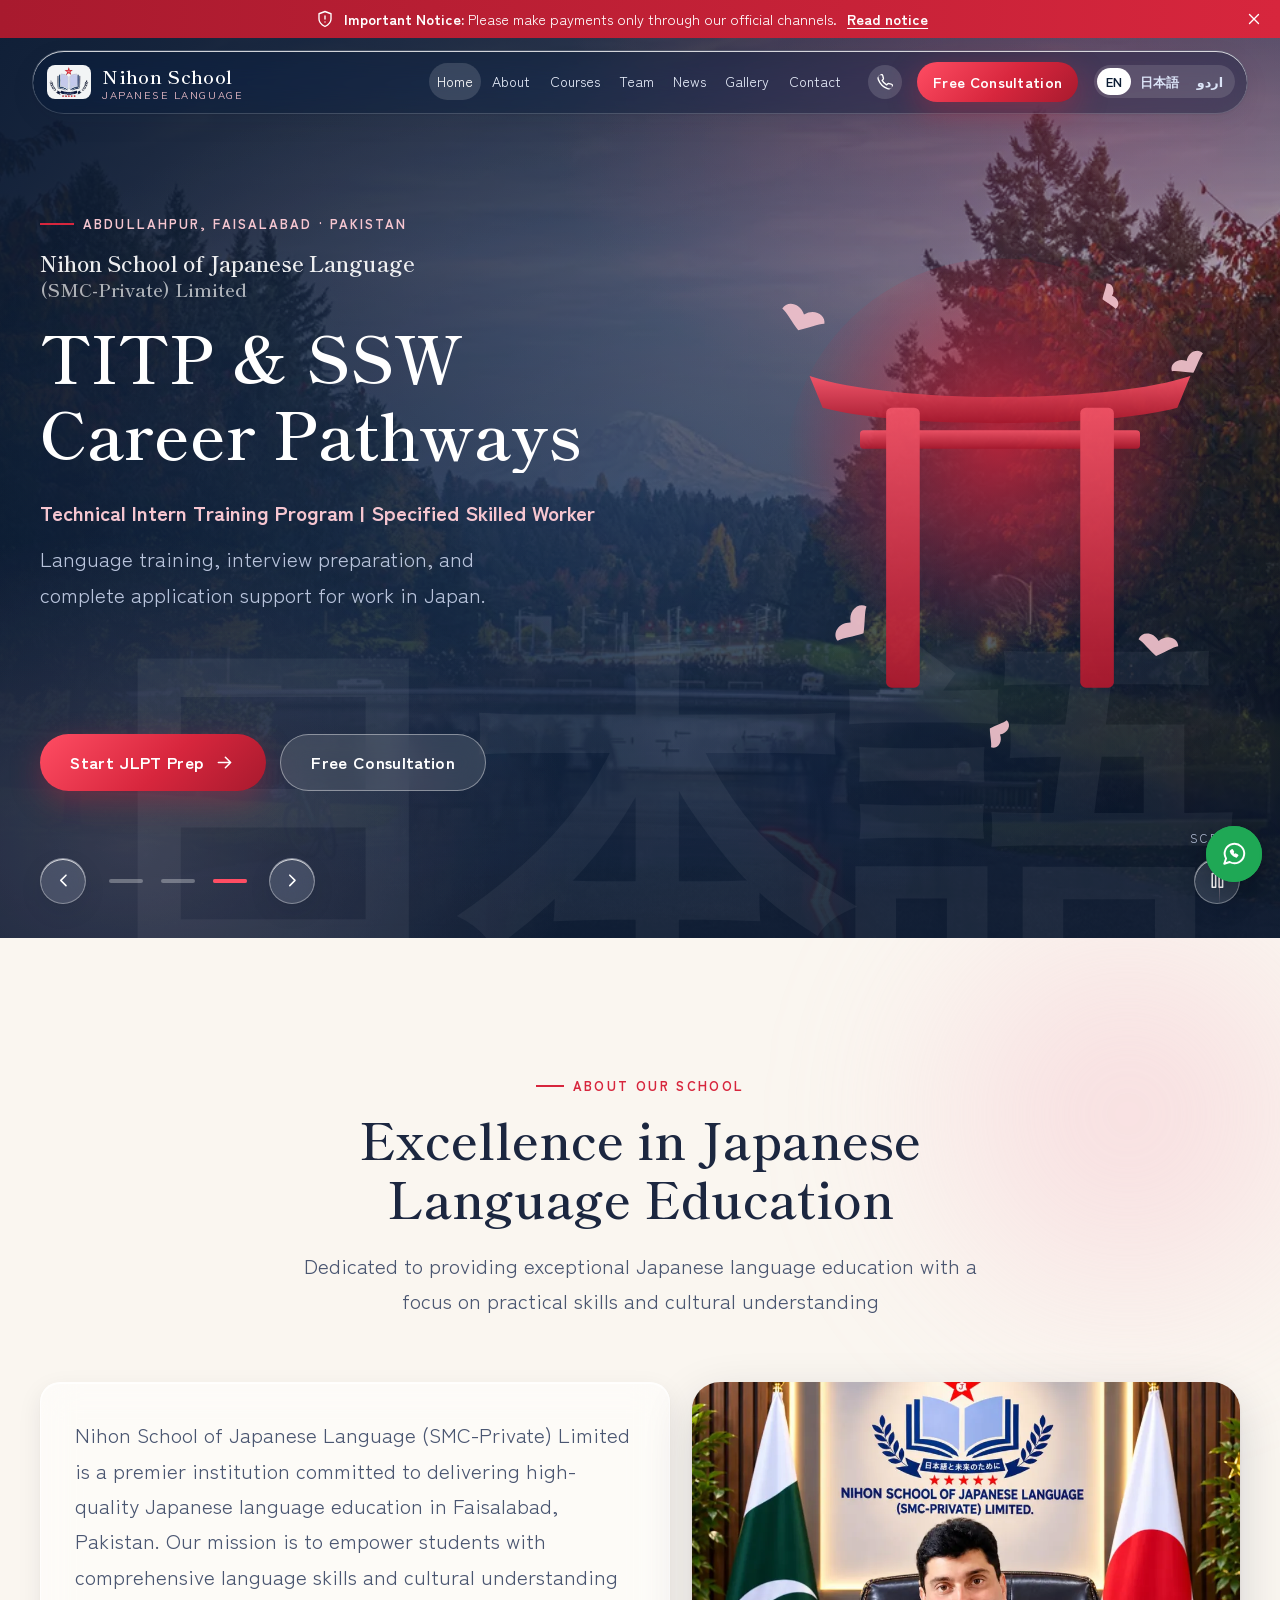
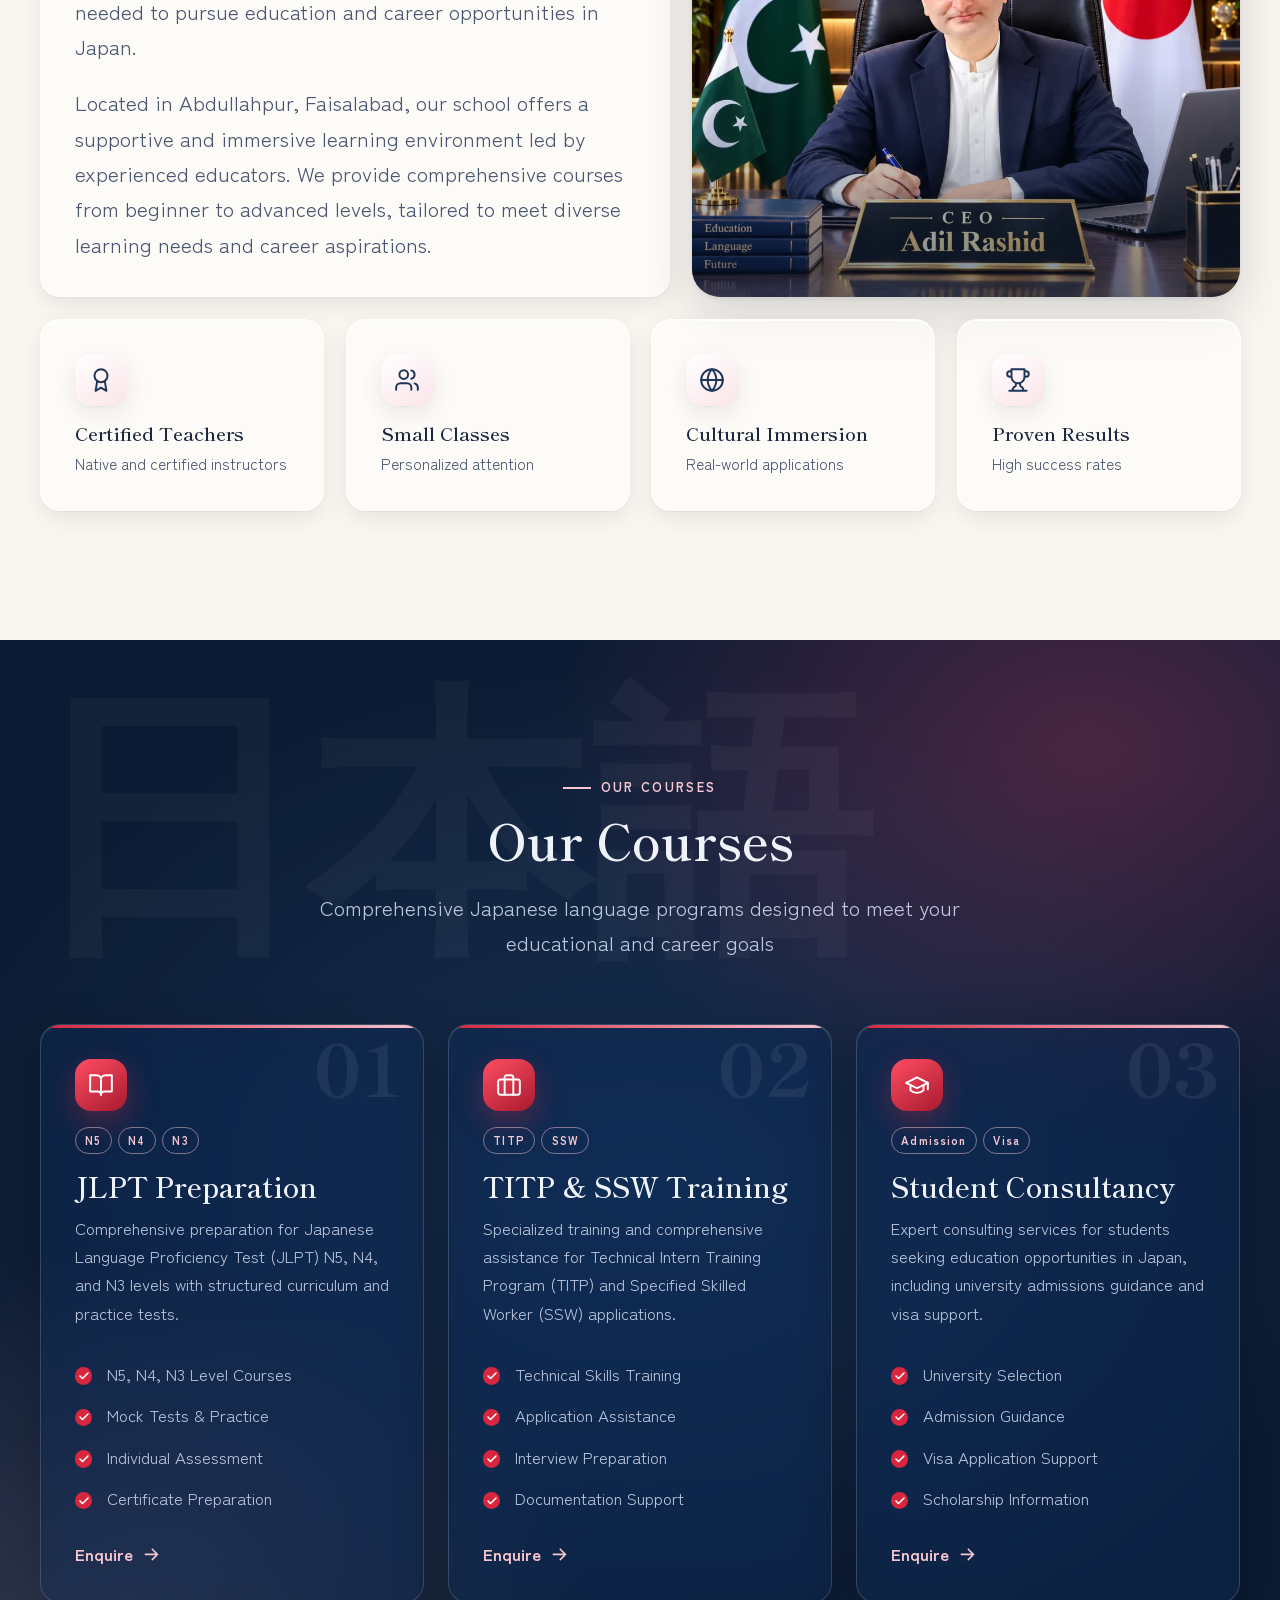
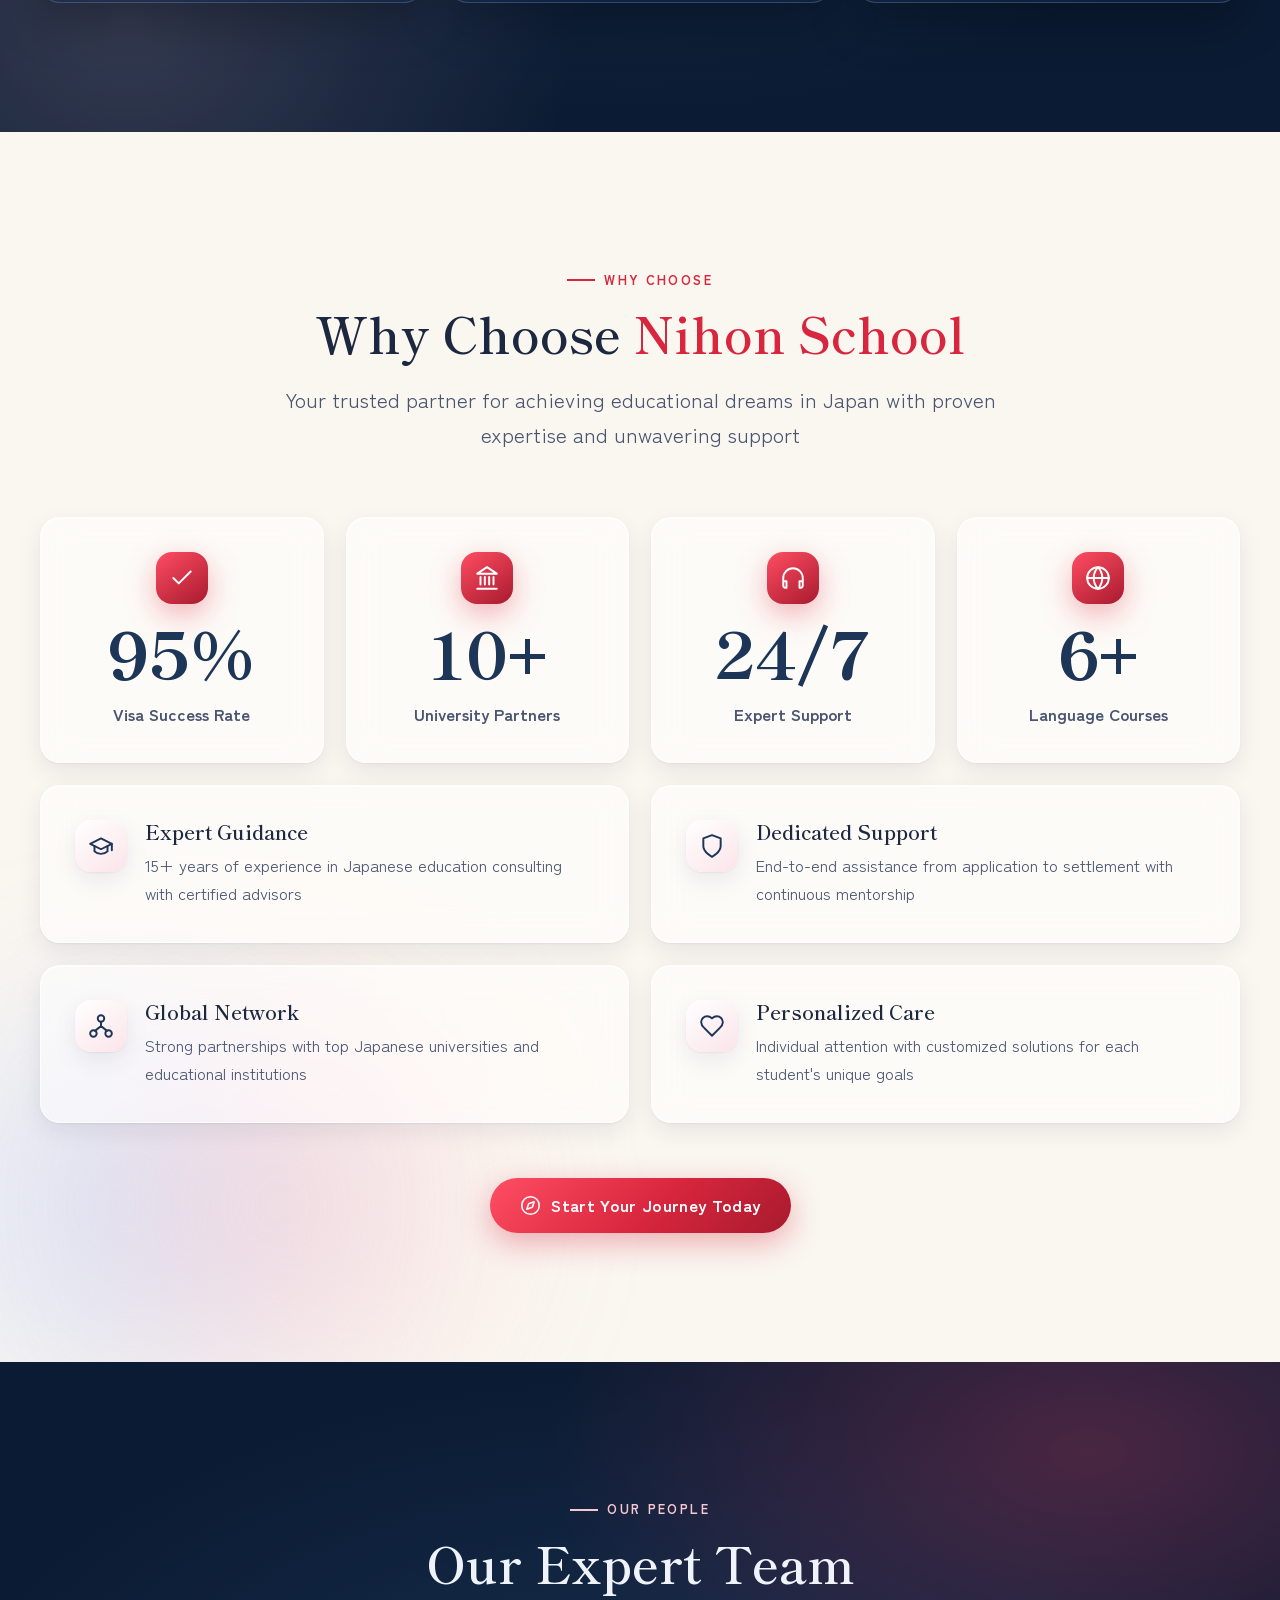
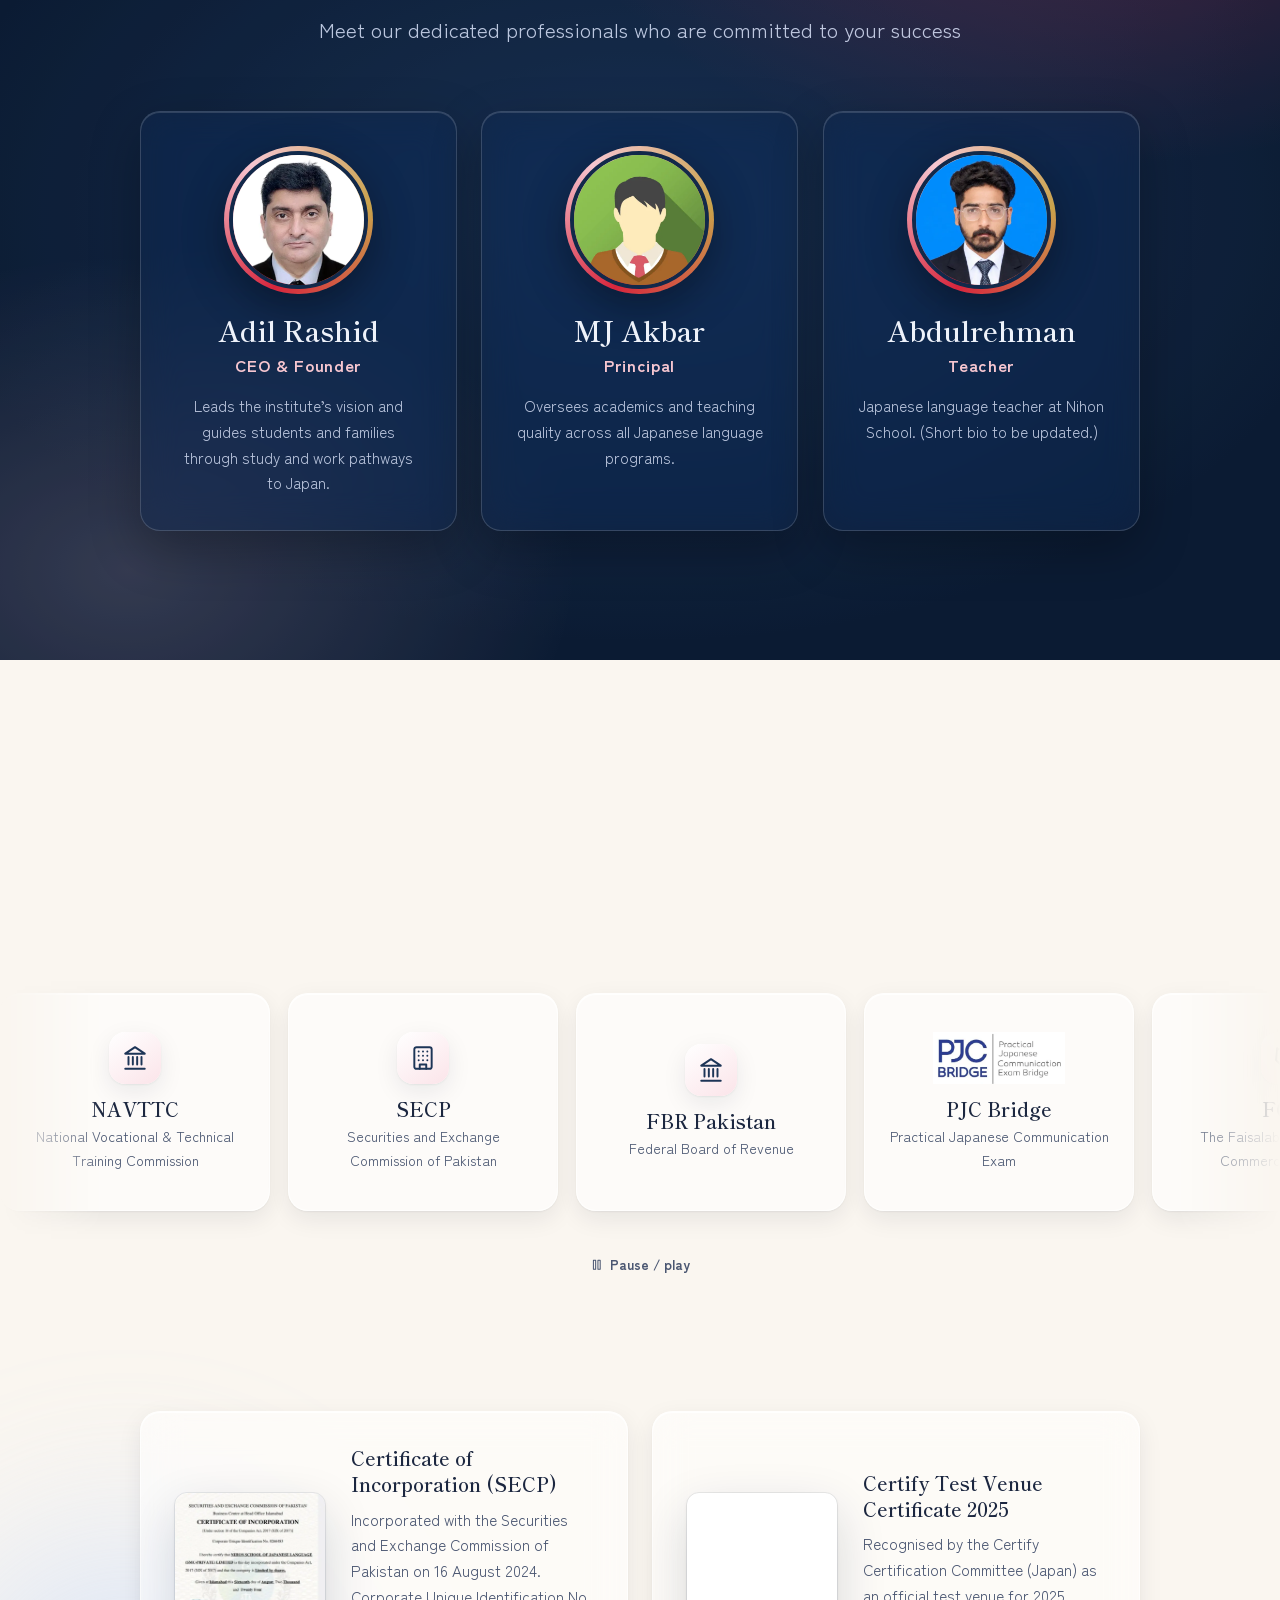
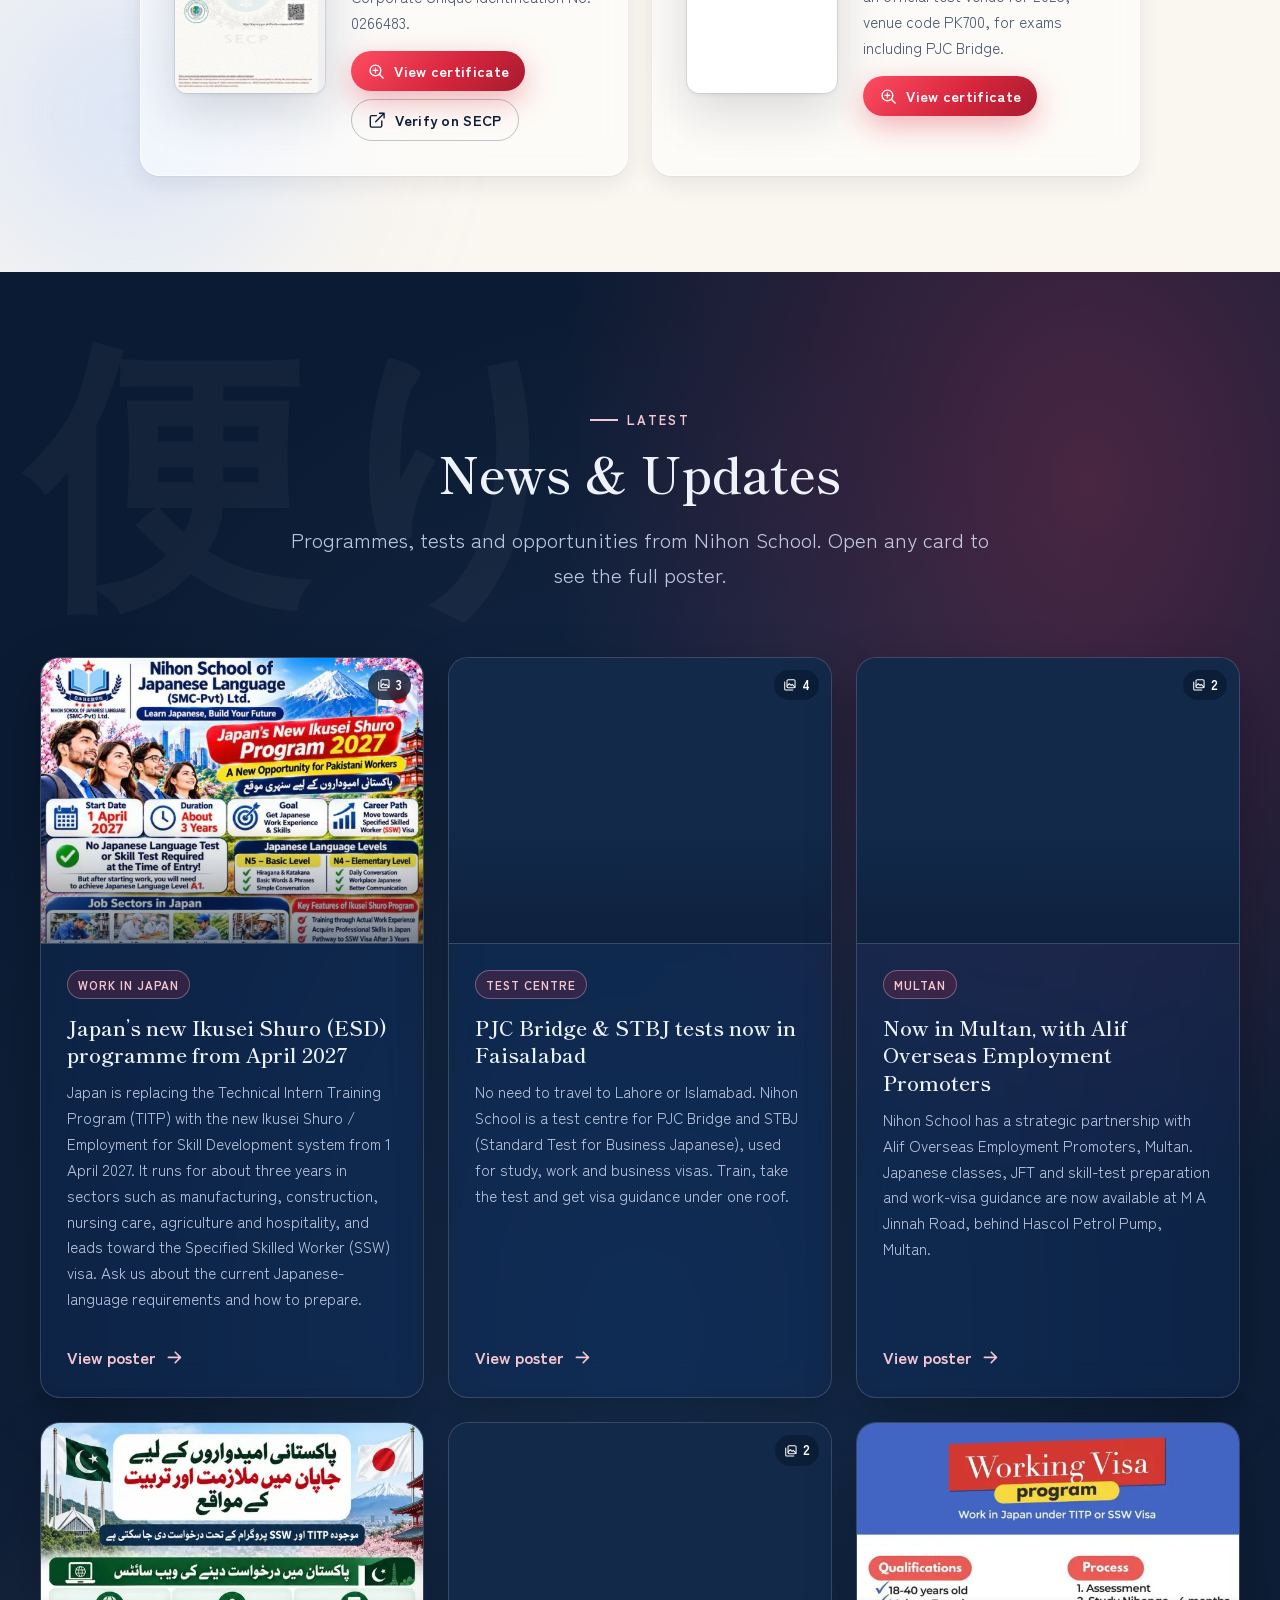
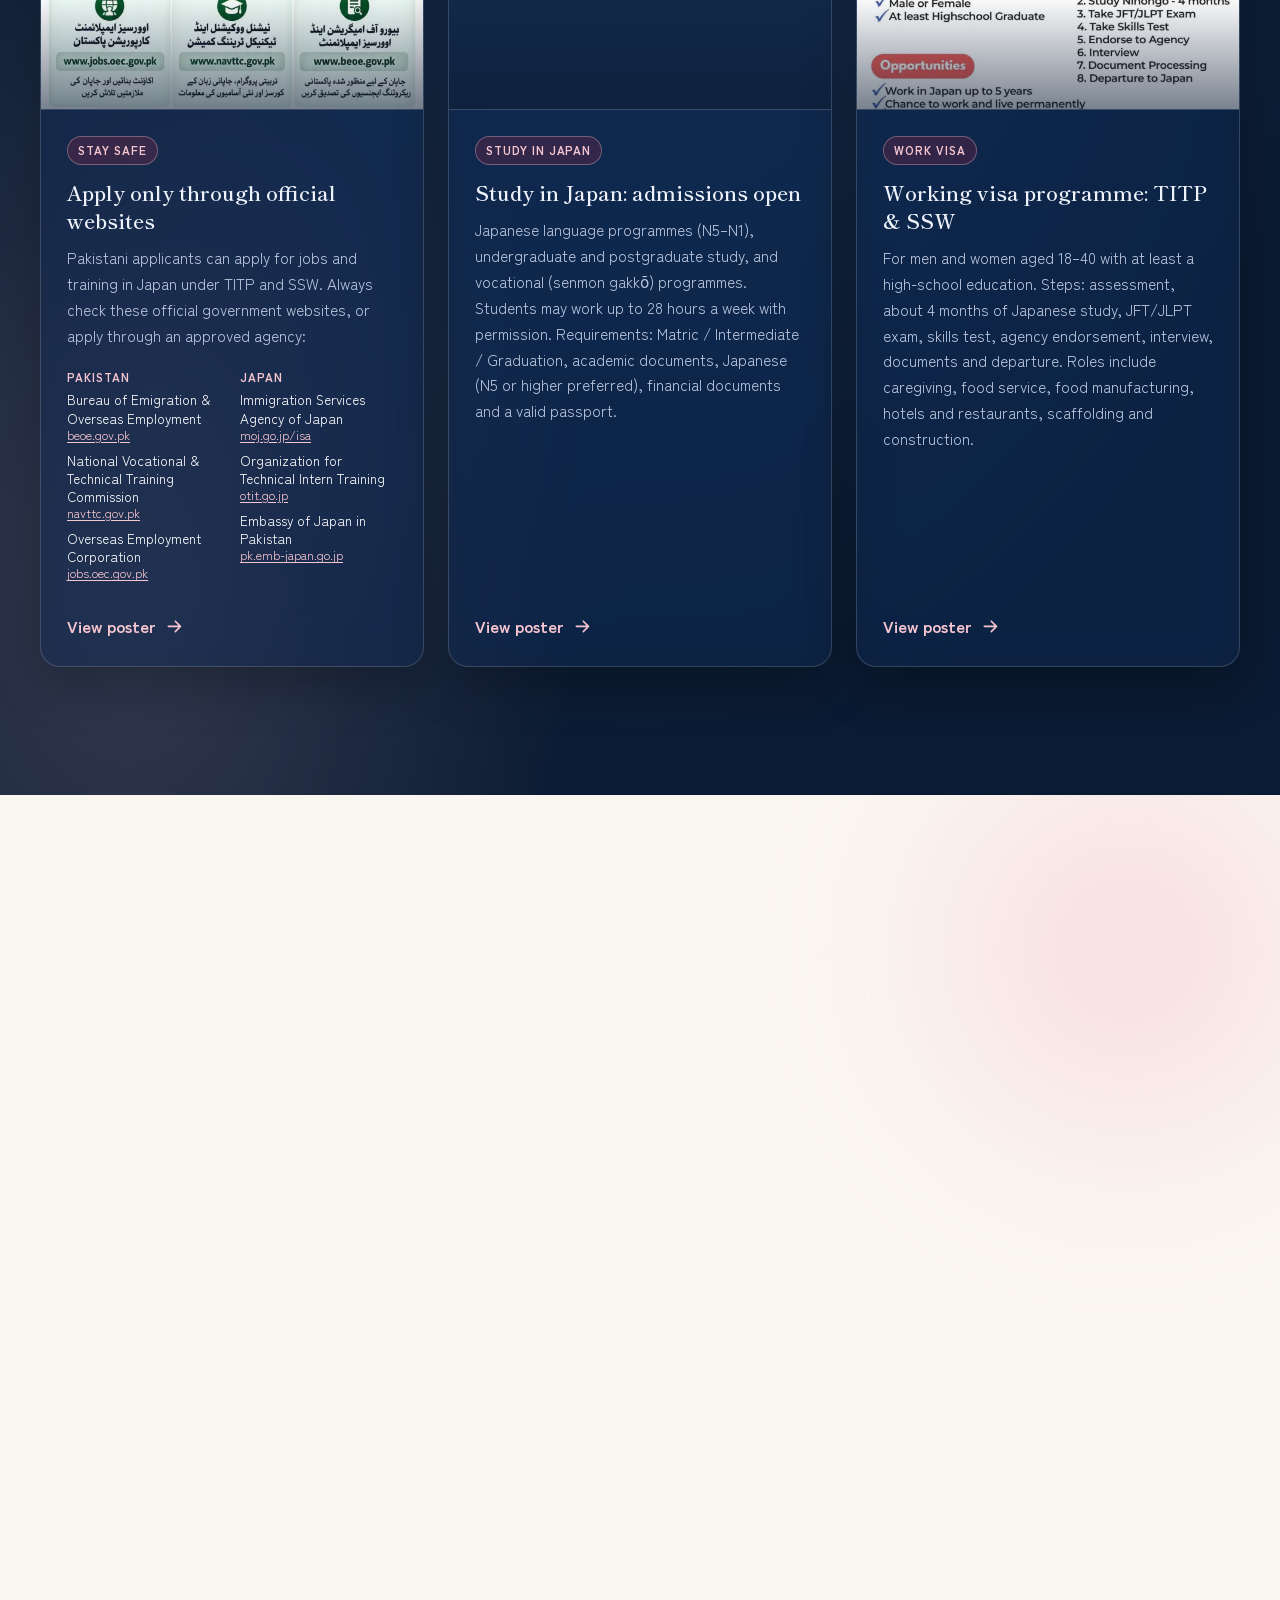
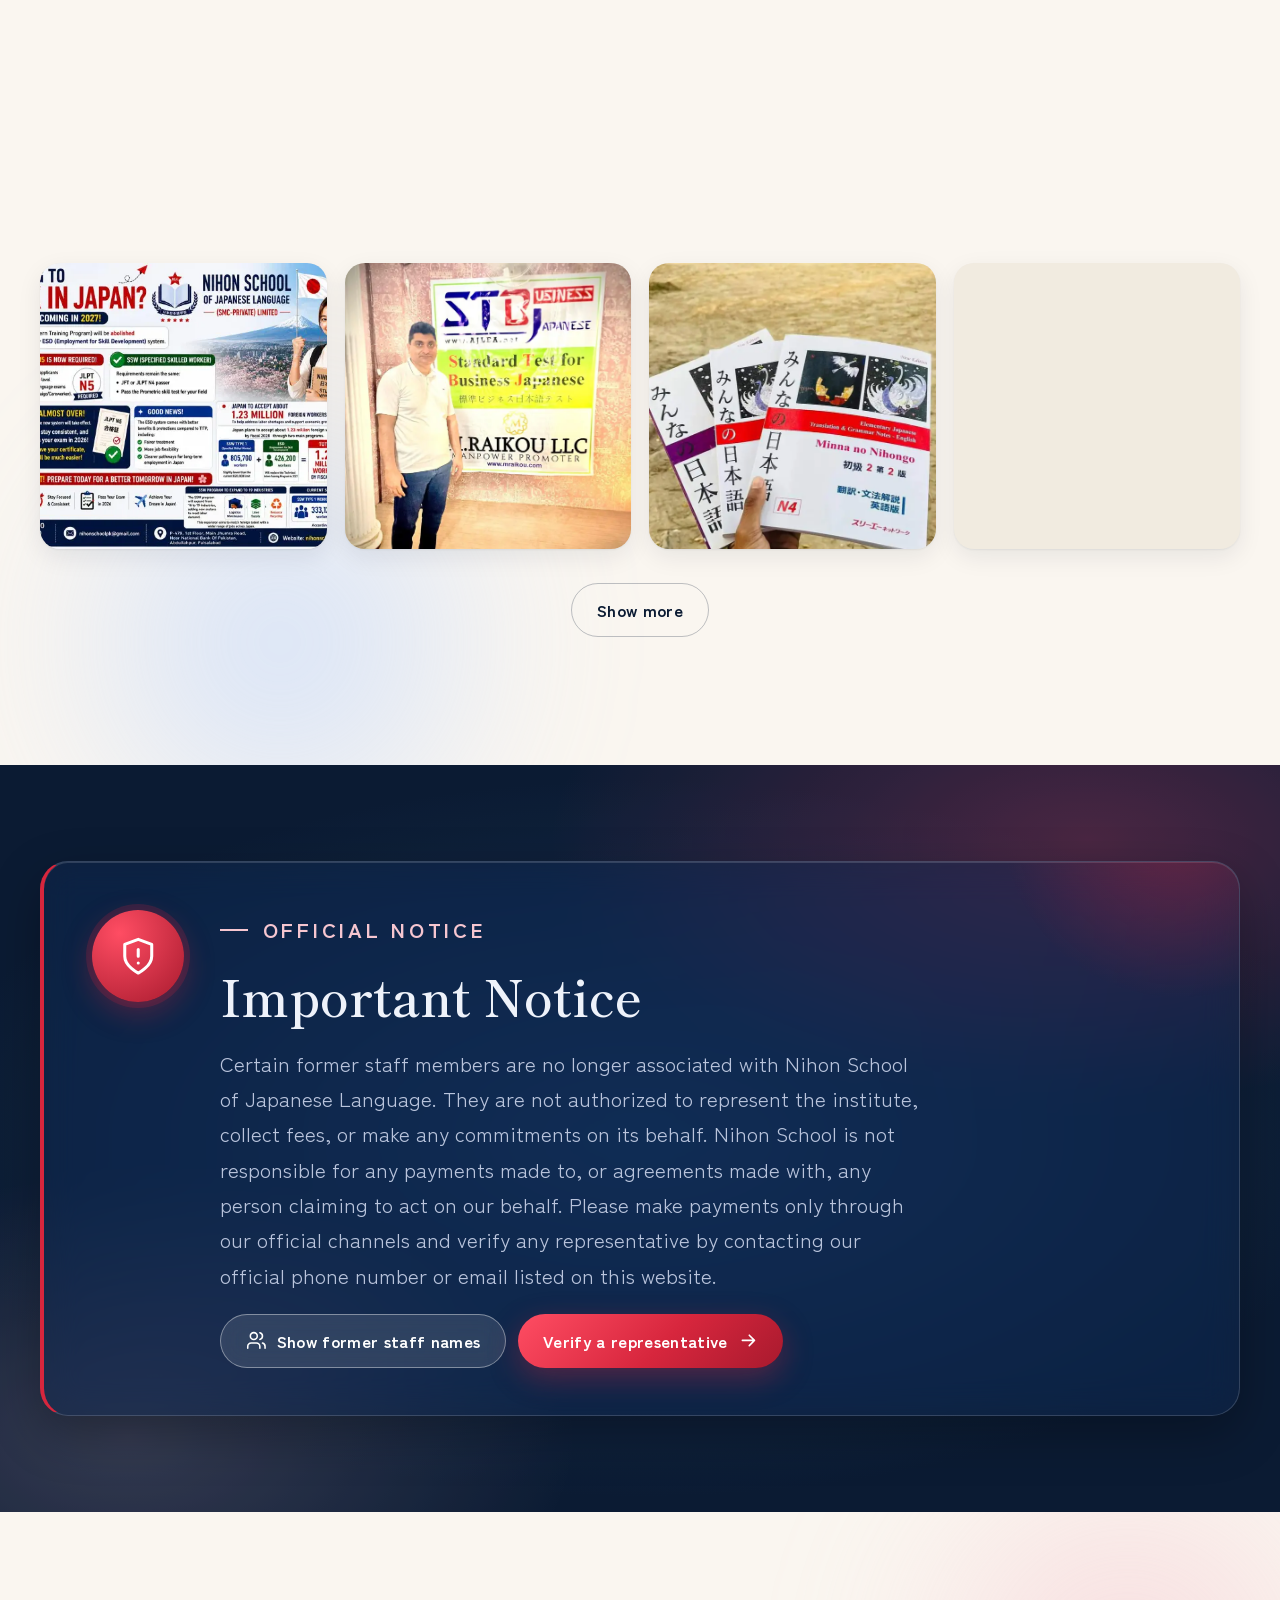
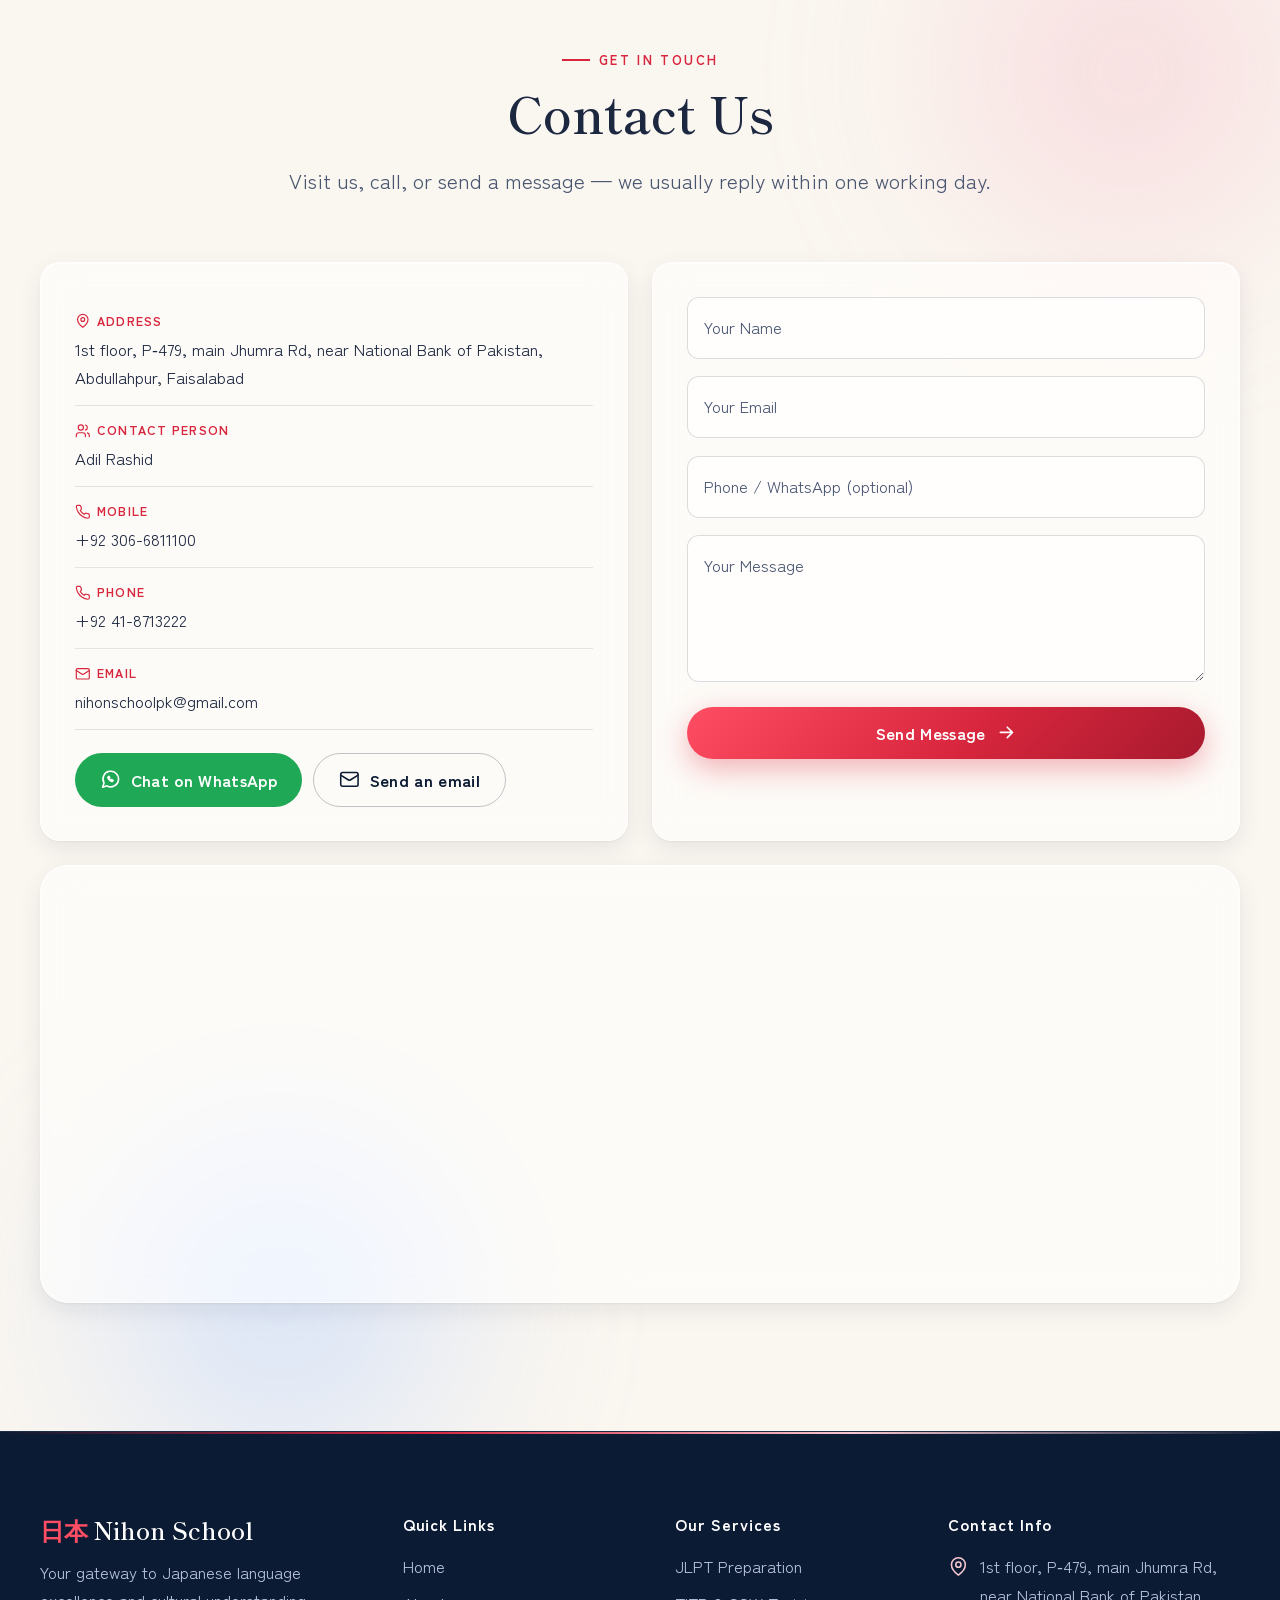
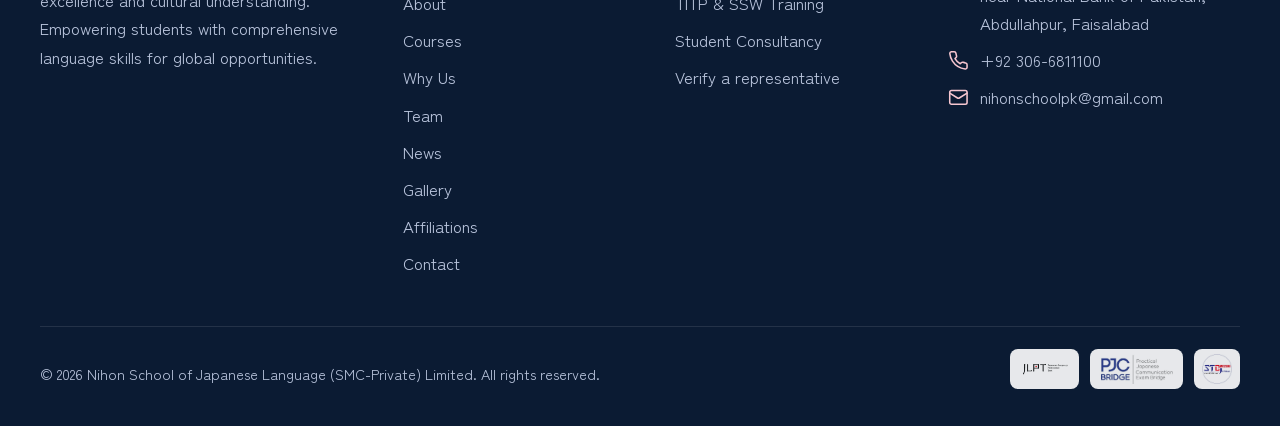
<file: index.html>
<!DOCTYPE html>
<html lang="en" dir="ltr">
<head>
  <meta charset="UTF-8">
  <meta name="viewport" content="width=device-width, initial-scale=1">
  <meta http-equiv="Content-Security-Policy" content="default-src 'self'; script-src 'self'; style-src 'self' 'unsafe-inline'; img-src 'self' data:; font-src 'self'; media-src 'self'; connect-src 'self' https://api.web3forms.com; frame-src https://www.google.com; form-action 'self' https://api.web3forms.com; base-uri 'self'; object-src 'none'; upgrade-insecure-requests">
  <meta name="referrer" content="strict-origin-when-cross-origin">
  <title>Nihon School of Japanese Language | JLPT, TITP &amp; SSW, Study in Japan – Faisalabad</title>
  <meta name="description" content="Nihon School of Japanese Language (SMC-Private) Limited in Abdullahpur, Faisalabad: JLPT N5–N3 preparation, TITP &amp; SSW training and Japan student consultancy.">
  <meta name="theme-color" content="#0b1b33">
  <link rel="canonical" href="https://www.nihonschool.com/">

  <!-- Open Graph / Twitter -->
  <meta property="og:type" content="website">
  <meta property="og:site_name" content="Nihon School of Japanese Language">
  <meta property="og:title" content="Nihon School of Japanese Language – Faisalabad">
  <meta property="og:description" content="JLPT preparation, TITP &amp; SSW training and student consultancy for Japan.">
  <meta property="og:url" content="https://www.nihonschool.com/">
  <meta property="og:image" content="https://www.nihonschool.com/assets/img/og.jpg">
  <meta name="twitter:card" content="summary_large_image">

  <!-- Icons / manifest (kept in root) -->
  <link rel="icon" type="image/png" sizes="32x32" href="/favicon-32x32.png">
  <link rel="icon" type="image/png" sizes="16x16" href="/favicon-16x16.png">
  <link rel="apple-touch-icon" sizes="180x180" href="/apple-touch-icon.png">
  <link rel="manifest" href="/site.webmanifest">

  <!-- Self-hosted fonts: preload only the two used above the fold -->
  <link rel="preload" href="/assets/fonts/shippori-mincho-latin-600-normal.woff2" as="font" type="font/woff2" crossorigin>
  <link rel="preload" href="/assets/fonts/zen-kaku-gothic-new-latin-400-normal.woff2" as="font" type="font/woff2" crossorigin>
  <link rel="preload" as="image" href="/assets/img/hero-1-800.webp" type="image/webp" media="(max-width: 800px)">

  <link rel="stylesheet" href="/css/tokens.css">
  <link rel="stylesheet" href="/css/base.css">
  <link rel="stylesheet" href="/css/components.css">
  <link rel="stylesheet" href="/css/sections.css">
  <link rel="stylesheet" href="/css/media.css">
  <link rel="stylesheet" href="/css/motion.css">

  <!-- Structured data: EducationalOrganization -->
  <script type="application/ld+json">
  {
    "@context": "https://schema.org",
    "@type": "EducationalOrganization",
    "name": "Nihon School of Japanese Language (SMC-Private) Limited",
    "alternateName": "Nihon School",
    "url": "https://www.nihonschool.com/",
    "logo": "https://www.nihonschool.com/assets/img/logo.png",
    "image": "https://www.nihonschool.com/assets/img/og.jpg",
    "description": "Japanese language school in Faisalabad offering JLPT preparation, TITP & SSW training and student consultancy for Japan.",
    "telephone": "+923066811100",
    "email": "nihonschoolpk@gmail.com",
    "address": {
      "@type": "PostalAddress",
      "streetAddress": "1st floor, P‑479, Main Jhumra Road, near National Bank of Pakistan, Abdullahpur",
      "addressLocality": "Faisalabad",
      "addressCountry": "PK"
    },
    "geo": { "@type": "GeoCoordinates", "latitude": 31.4213302, "longitude": 73.1031866 },
    "founder": { "@type": "Person", "name": "Adil Rashid", "jobTitle": "CEO & Founder" },
    "employee": [
      { "@type": "Person", "name": "MJ Akbar", "jobTitle": "Principal" },
      { "@type": "Person", "name": "Abdulrehman", "jobTitle": "Teacher" }
    ],
    "knowsLanguage": ["en", "ja", "ur"]
  }
  </script>
</head>

<body>
<a class="skip-link" href="#main" data-i18n="skip">Skip to main content</a>

<!-- ═════════ SVG icon sprite (inline: no icon-font download) ═════════ -->
<svg width="0" height="0" style="position:absolute" aria-hidden="true" focusable="false">
  <defs>
    <symbol id="i-phone" viewBox="0 0 24 24"><path d="M22 16.92v3a2 2 0 0 1-2.18 2 19.79 19.79 0 0 1-8.63-3.07 19.5 19.5 0 0 1-6-6 19.79 19.79 0 0 1-3.07-8.67A2 2 0 0 1 4.11 2h3a2 2 0 0 1 2 1.72c.13.96.36 1.9.7 2.81a2 2 0 0 1-.45 2.11L8.09 9.91a16 16 0 0 0 6 6l1.27-1.27a2 2 0 0 1 2.11-.45c.91.34 1.85.57 2.81.7A2 2 0 0 1 22 16.92z"/></symbol>
    <symbol id="i-mail" viewBox="0 0 24 24"><rect x="2" y="4" width="20" height="16" rx="2"/><path d="m22 7-8.97 5.7a1.94 1.94 0 0 1-2.06 0L2 7"/></symbol>
    <symbol id="i-whatsapp" viewBox="0 0 24 24"><path d="M3 21l1.65-4.9A9 9 0 1 1 8 19.4z"/><path d="M9 9.5c.5 2 2.5 4 5 5l1.2-1.2-1.7-1-.8.7c-.8-.3-1.8-1.3-2.1-2.1l.7-.8-1-1.7z"/></symbol>
    <symbol id="i-arrow-up" viewBox="0 0 24 24"><path d="m5 12 7-7 7 7M12 19V5"/></symbol>
    <symbol id="i-arrow-right" viewBox="0 0 24 24"><path d="M5 12h14M13 6l6 6-6 6"/></symbol>
    <symbol id="i-chev-l" viewBox="0 0 24 24"><path d="m15 18-6-6 6-6"/></symbol>
    <symbol id="i-chev-r" viewBox="0 0 24 24"><path d="m9 18 6-6-6-6"/></symbol>
    <symbol id="i-x" viewBox="0 0 24 24"><path d="M18 6 6 18M6 6l12 12"/></symbol>
    <symbol id="i-menu" viewBox="0 0 24 24"><path d="M4 6h16M4 12h16M4 18h16"/></symbol>
    <symbol id="i-check" viewBox="0 0 24 24"><path d="M20 6 9 17l-5-5"/></symbol>
    <symbol id="i-book" viewBox="0 0 24 24"><path d="M2 3h6a4 4 0 0 1 4 4v14a3 3 0 0 0-3-3H2z"/><path d="M22 3h-6a4 4 0 0 0-4 4v14a3 3 0 0 1 3-3h7z"/></symbol>
    <symbol id="i-briefcase" viewBox="0 0 24 24"><rect x="2" y="7" width="20" height="14" rx="2"/><path d="M16 21V5a2 2 0 0 0-2-2h-4a2 2 0 0 0-2 2v16"/></symbol>
    <symbol id="i-cap" viewBox="0 0 24 24"><path d="M22 10 12 5 2 10l10 5z"/><path d="M6 12v5c3 3 9 3 12 0v-5M22 10v6"/></symbol>
    <symbol id="i-shield" viewBox="0 0 24 24"><path d="M12 22s8-4 8-10V5l-8-3-8 3v7c0 6 8 10 8 10z"/></symbol>
    <symbol id="i-shield-alert" viewBox="0 0 24 24"><path d="M12 22s8-4 8-10V5l-8-3-8 3v7c0 6 8 10 8 10z"/><path d="M12 8v4M12 16h.01"/></symbol>
    <symbol id="i-heart" viewBox="0 0 24 24"><path d="M19 14c1.49-1.46 3-3.21 3-5.5A5.5 5.5 0 0 0 16.5 3c-1.76 0-3 .5-4.5 2-1.5-1.5-2.74-2-4.5-2A5.5 5.5 0 0 0 2 8.5c0 2.3 1.5 4.05 3 5.5l7 7z"/></symbol>
    <symbol id="i-globe" viewBox="0 0 24 24"><circle cx="12" cy="12" r="10"/><path d="M2 12h20M12 2a15.3 15.3 0 0 1 4 10 15.3 15.3 0 0 1-4 10 15.3 15.3 0 0 1-4-10 15.3 15.3 0 0 1 4-10z"/></symbol>
    <symbol id="i-users" viewBox="0 0 24 24"><path d="M16 21v-2a4 4 0 0 0-4-4H6a4 4 0 0 0-4 4v2"/><circle cx="9" cy="7" r="4"/><path d="M22 21v-2a4 4 0 0 0-3-3.87M16 3.13a4 4 0 0 1 0 7.75"/></symbol>
    <symbol id="i-trophy" viewBox="0 0 24 24"><path d="M6 9H4.5a2.5 2.5 0 0 1 0-5H6M18 9h1.5a2.5 2.5 0 0 0 0-5H18M4 22h16M10 14.66V17c0 .55-.47.98-.97 1.21C7.85 18.75 7 20.24 7 22M14 14.66V17c0 .55.47.98.97 1.21C16.15 18.75 17 20.24 17 22M18 2H6v7a6 6 0 0 0 12 0V2z"/></symbol>
    <symbol id="i-award" viewBox="0 0 24 24"><circle cx="12" cy="8" r="6"/><path d="M15.48 12.89 17 22l-5-3-5 3 1.52-9.11"/></symbol>
    <symbol id="i-landmark" viewBox="0 0 24 24"><path d="M3 22h18M6 18v-7M10 18v-7M14 18v-7M18 18v-7M12 2 3 8h18z"/></symbol>
    <symbol id="i-headset" viewBox="0 0 24 24"><path d="M3 14v-2a9 9 0 0 1 18 0v2"/><path d="M21 19a2 2 0 0 1-2 2h-1v-6h3zM3 19a2 2 0 0 0 2 2h1v-6H3z"/></symbol>
    <symbol id="i-network" viewBox="0 0 24 24"><circle cx="12" cy="5" r="3"/><circle cx="5" cy="19" r="3"/><circle cx="19" cy="19" r="3"/><path d="M12 8v4M12 12l-5.5 4.5M12 12l5.5 4.5"/></symbol>
    <symbol id="i-compass" viewBox="0 0 24 24"><circle cx="12" cy="12" r="10"/><path d="m16.24 7.76-2.12 6.36-6.36 2.12 2.12-6.36z"/></symbol>
    <symbol id="i-pin" viewBox="0 0 24 24"><path d="M20 10c0 6-8 12-8 12s-8-6-8-12a8 8 0 0 1 16 0z"/><circle cx="12" cy="10" r="3"/></symbol>
    <symbol id="i-pause" viewBox="0 0 24 24"><rect x="6" y="4" width="4" height="16"/><rect x="14" y="4" width="4" height="16"/></symbol>
    <symbol id="i-play" viewBox="0 0 24 24"><path d="m6 3 14 9-14 9z"/></symbol>
    <symbol id="i-building" viewBox="0 0 24 24"><rect x="4" y="2" width="16" height="20" rx="2"/><path d="M9 22v-4h6v4M8 6h.01M16 6h.01M12 6h.01M8 10h.01M16 10h.01M12 10h.01M8 14h.01M16 14h.01M12 14h.01"/></symbol>
    <symbol id="i-handshake" viewBox="0 0 24 24"><path d="m11 17 2 2a1 1 0 1 0 3-3M14 14l2.5 2.5a1 1 0 1 0 3-3l-3.88-3.88a3 3 0 0 0-4.24 0l-.88.88a1 1 0 1 1-3-3l2.81-2.81a5.79 5.79 0 0 1 7.06-.87l.47.28a2 2 0 0 0 1.42.25L21 4M21 3l1 11h-2M3 3 2 14l6.5 6.5a1 1 0 1 0 3-3M3 4h8"/></symbol>
    <symbol id="i-images" viewBox="0 0 24 24"><rect x="7" y="3" width="14" height="14" rx="2"/><path d="M3 7v12a2 2 0 0 0 2 2h12"/><path d="m7 14 4-4 3 3 2-2 5 5"/></symbol>
    <symbol id="i-zoom" viewBox="0 0 24 24"><circle cx="11" cy="11" r="7"/><path d="m21 21-4.3-4.3M11 8v6M8 11h6"/></symbol>
    <symbol id="i-external" viewBox="0 0 24 24"><path d="M15 3h6v6M10 14 21 3M18 13v6a2 2 0 0 1-2 2H5a2 2 0 0 1-2-2V8a2 2 0 0 1 2-2h6"/></symbol>
  </defs>
</svg>

<!-- ═════════ Dismissible top notice banner ═════════ -->
<div class="notice-bar" id="notice-bar" role="region" aria-label="Official notice">
  <p class="notice-bar__text">
    <svg class="i" aria-hidden="true"><use href="#i-shield-alert"/></svg>
    <span data-i18n="notice.bar"><strong>Important Notice:</strong> Please make payments only through our official channels.</span>
    <a href="#official-notice" data-i18n="notice.barLink">Read notice</a>
  </p>
  <button type="button" class="notice-bar__close" id="notice-close" data-i18n-attr="aria-label:notice.close" aria-label="Dismiss notice">
    <svg class="i" aria-hidden="true"><use href="#i-x"/></svg>
  </button>
</div>

<!-- ═════════ Sticky glass navbar ═════════ -->
<header class="nav" id="nav">
  <div class="container nav__inner glass">
    <a class="brand" href="#home" aria-label="Nihon School – Home">
      <picture>
        <source srcset="/assets/img/logo.webp" type="image/webp">
        <img src="/assets/img/logo.png" width="48" height="36" alt="" decoding="async">
      </picture>
      <span class="brand__text">
        <span class="brand__name">Nihon School</span>
        <span class="brand__sub" data-i18n="brand.sub">Japanese Language</span>
      </span>
    </a>

    <nav class="nav__menu" id="nav-menu" aria-label="Primary">
      <ul class="nav__links">
        <li><a href="#home" data-i18n="nav.home">Home</a></li>
        <li><a href="#about" data-i18n="nav.about">About</a></li>
        <li><a href="#courses" data-i18n="nav.courses">Courses</a></li>
        <li><a href="#team" data-i18n="nav.team">Team</a></li>
        <li><a href="#news" data-i18n="nav.news">News</a></li>
        <li><a href="#gallery" data-i18n="nav.gallery">Gallery</a></li>
        <li><a href="#contact" data-i18n="nav.contact">Contact</a></li>
      </ul>
      <div class="nav__menu-actions">
        <a class="call-now" href="tel:+923066811100">
          <svg class="i" aria-hidden="true"><use href="#i-phone"/></svg>
          <span><small data-i18n="nav.call">Call Now</small><strong dir="ltr">+92 306-6811100</strong></span>
        </a>
        <a class="btn btn--primary btn--sm magnetic" href="#contact" data-i18n="nav.consult">Free Consultation</a>
      </div>
    </nav>

    <div class="lang" role="group" data-i18n-attr="aria-label:nav.lang" aria-label="Language">
      <button type="button" data-lang="en" aria-pressed="true">EN</button>
      <button type="button" data-lang="ja" lang="ja" aria-pressed="false">日本語</button>
      <button type="button" data-lang="ur" lang="ur" aria-pressed="false">اردو</button>
    </div>

    <button type="button" class="nav__toggle" id="nav-toggle" aria-expanded="false" aria-controls="nav-menu" data-i18n-attr="aria-label:nav.menu" aria-label="Open menu">
      <svg class="i i--menu" aria-hidden="true"><use href="#i-menu"/></svg>
      <svg class="i i--close" aria-hidden="true"><use href="#i-x"/></svg>
    </button>
  </div>
</header>

<main id="main">

<!-- ═════════ 1. HERO ═════════ -->
<section class="hero" id="home" aria-roledescription="carousel" aria-label="Nihon School highlights">
  <div class="hero__slides">
    <div class="hero__bg is-active" data-slide="0">
      <picture>
        <source type="image/webp" srcset="/assets/img/hero-1-800.webp 800w, /assets/img/hero-1.webp 1600w" sizes="100vw">
        <img src="/assets/img/hero-1.jpg" alt="" width="1600" height="900" fetchpriority="high" decoding="async">
      </picture>
    </div>
    <div class="hero__bg" data-slide="1">
      <picture>
        <source type="image/webp" srcset="/assets/img/hero-2-800.webp 800w, /assets/img/hero-2.webp 1600w" sizes="100vw">
        <img src="/assets/img/hero-2.jpg" alt="" width="1600" height="840" loading="lazy" decoding="async">
      </picture>
    </div>
    <div class="hero__bg" data-slide="2">
      <picture>
        <source type="image/webp" srcset="/assets/img/hero-3-800.webp 800w, /assets/img/hero-3.webp 1600w" sizes="100vw">
        <img src="/assets/img/hero-3.jpg" alt="" width="1600" height="667" loading="lazy" decoding="async">
      </picture>
    </div>
    <div class="hero__veil"></div>
    <div class="hero__mesh"></div>
  </div>

  <div class="hero__kanji" aria-hidden="true" lang="ja">日本語</div>

  <!-- 3D layer: canvas is injected by js/hero3d.js; static SVG is the fallback -->
  <div class="hero__stage" id="hero-stage" aria-hidden="true">
    <img class="hero__fallback" src="/assets/img/hero-fallback.svg" alt="" width="600" height="600" decoding="async">
  </div>

  <div class="container hero__content">
    <p class="eyebrow" data-i18n="hero.eyebrow">Abdullahpur, Faisalabad · Pakistan</p>
    <h1 class="hero__school">Nihon School of Japanese Language <span>(SMC-Private) Limited</span></h1>

    <div class="hero__texts" aria-live="off">
      <div class="hero__text is-active" data-slide="0">
        <h2 data-split data-i18n="hero.s1.title">Master Japanese with Certified Instructors</h2>
        <p class="hero__sub" data-i18n="hero.s1.sub">JLPT N5 • N4 • N3 | Structured Curriculum</p>
        <p class="hero__desc" data-i18n="hero.s1.desc">Build a strong foundation with expert-led classes and mock tests designed for high JLPT success.</p>
      </div>
      <div class="hero__text" data-slide="1">
        <h2 data-split data-i18n="hero.s2.title">Study in Japan — End‑to‑End Consultancy</h2>
        <p class="hero__sub" data-i18n="hero.s2.sub">Admissions • Visa • Scholarships</p>
        <p class="hero__desc" data-i18n="hero.s2.desc">Personalized guidance for university selection, documentation, and visa processing for Japan.</p>
      </div>
      <div class="hero__text" data-slide="2">
        <h2 data-split data-i18n="hero.s3.title">TITP &amp; SSW Career Pathways</h2>
        <p class="hero__sub" data-i18n="hero.s3.sub">Technical Intern Training Program | Specified Skilled Worker</p>
        <p class="hero__desc" data-i18n="hero.s3.desc">Language training, interview preparation, and complete application support for work in Japan.</p>
      </div>
    </div>

    <div class="hero__cta">
      <a class="btn btn--primary btn--lg magnetic" href="#courses"><span data-i18n="hero.cta1">Start JLPT Prep</span><svg class="i" aria-hidden="true"><use href="#i-arrow-right"/></svg></a>
      <a class="btn btn--glass btn--lg magnetic" href="#contact" data-i18n="hero.cta2">Free Consultation</a>
    </div>
  </div>

  <div class="container hero__controls">
    <button type="button" class="icon-btn glass" id="hero-prev" data-i18n-attr="aria-label:hero.prev" aria-label="Previous slide"><svg class="i i--dir" aria-hidden="true"><use href="#i-chev-l"/></svg></button>
    <div class="hero__dots" role="tablist" aria-label="Slides">
      <button type="button" role="tab" aria-selected="true" aria-label="1"><i></i></button>
      <button type="button" role="tab" aria-selected="false" aria-label="2"><i></i></button>
      <button type="button" role="tab" aria-selected="false" aria-label="3"><i></i></button>
    </div>
    <button type="button" class="icon-btn glass" id="hero-next" data-i18n-attr="aria-label:hero.next" aria-label="Next slide"><svg class="i i--dir" aria-hidden="true"><use href="#i-chev-r"/></svg></button>
    <button type="button" class="icon-btn glass" id="hero-pause" data-i18n-attr="aria-label:hero.pause" aria-label="Pause slideshow">
      <svg class="i i--pause" aria-hidden="true"><use href="#i-pause"/></svg><svg class="i i--play" aria-hidden="true"><use href="#i-play"/></svg>
    </button>
  </div>
  <div class="hero__scroll" aria-hidden="true"><span data-i18n="hero.scroll">Scroll</span><i></i></div>
</section>

<!-- ═════════ 2. ABOUT ═════════ -->
<section class="section section--washi" id="about">
  <div class="blob blob--rose" aria-hidden="true"></div>
  <div class="container">
    <header class="section__head" data-reveal>
      <p class="kicker" data-i18n="about.kicker">About Our School</p>
      <h2 class="section__title" data-i18n="about.title">Excellence in Japanese Language Education</h2>
      <p class="section__sub" data-i18n="about.sub">Dedicated to providing exceptional Japanese language education with a focus on practical skills and cultural understanding</p>
    </header>

    <div class="bento bento--about">
      <article class="glass card bento__text" data-reveal>
        <p data-i18n="about.p1">Nihon School of Japanese Language (SMC-Private) Limited is a premier institution committed to delivering high-quality Japanese language education in Faisalabad, Pakistan. Our mission is to empower students with comprehensive language skills and cultural understanding needed to pursue education and career opportunities in Japan.</p>
        <p data-i18n="about.p2">Located in Abdullahpur, Faisalabad, our school offers a supportive and immersive learning environment led by experienced educators. We provide comprehensive courses from beginner to advanced levels, tailored to meet diverse learning needs and career aspirations.</p>
      </article>

      <figure class="bento__photo bento__photo--ceo" data-reveal>
        <picture>
          <source type="image/webp" srcset="/assets/img/about-ceo-480.webp 480w, /assets/img/about-ceo.webp 960w" sizes="(max-width: 900px) 100vw, 45vw">
          <img src="/assets/img/about-ceo.jpg" width="960" height="960" loading="lazy" decoding="async" data-i18n-attr="alt:about.imgAlt" alt="CEO Adil Rashid at his desk in the Nihon School office">
        </picture>
      </figure>

      <div class="bento__features">
        <article class="glass card feature" data-reveal data-tilt>
          <span class="icon-chip"><svg class="i" aria-hidden="true"><use href="#i-award"/></svg></span>
          <h3 data-i18n="about.f1.t">Certified Teachers</h3><p data-i18n="about.f1.d">Native and certified instructors</p>
        </article>
        <article class="glass card feature" data-reveal data-tilt>
          <span class="icon-chip"><svg class="i" aria-hidden="true"><use href="#i-users"/></svg></span>
          <h3 data-i18n="about.f2.t">Small Classes</h3><p data-i18n="about.f2.d">Personalized attention</p>
        </article>
        <article class="glass card feature" data-reveal data-tilt>
          <span class="icon-chip"><svg class="i" aria-hidden="true"><use href="#i-globe"/></svg></span>
          <h3 data-i18n="about.f3.t">Cultural Immersion</h3><p data-i18n="about.f3.d">Real-world applications</p>
        </article>
        <article class="glass card feature" data-reveal data-tilt>
          <span class="icon-chip"><svg class="i" aria-hidden="true"><use href="#i-trophy"/></svg></span>
          <h3 data-i18n="about.f4.t">Proven Results</h3><p data-i18n="about.f4.d">High success rates</p>
        </article>
      </div>
    </div>
  </div>
</section>

<!-- ═════════ 3. COURSES ═════════ -->
<section class="section section--ink" id="courses">
  <div class="hero__mesh hero__mesh--soft" aria-hidden="true"></div>
  <div class="section__kanji" aria-hidden="true" lang="ja">日本語</div>
  <div class="container">
    <header class="section__head" data-reveal>
      <p class="kicker" data-i18n="courses.kicker">Our Courses</p>
      <h2 class="section__title" data-i18n="courses.title">Our Courses</h2>
      <p class="section__sub" data-i18n="courses.sub">Comprehensive Japanese language programs designed to meet your educational and career goals</p>
    </header>

    <div class="courses">
      <article class="glass glass--dark card course" data-reveal data-tilt>
        <span class="course__no" aria-hidden="true">01</span>
        <span class="icon-chip icon-chip--red"><svg class="i" aria-hidden="true"><use href="#i-book"/></svg></span>
        <div class="chips" aria-hidden="true"><b>N5</b><b>N4</b><b>N3</b></div>
        <h3 data-i18n="c1.t">JLPT Preparation</h3>
        <p data-i18n="c1.d">Comprehensive preparation for Japanese Language Proficiency Test (JLPT) N5, N4, and N3 levels with structured curriculum and practice tests.</p>
        <ul class="ticks">
          <li data-i18n="c1.l1">N5, N4, N3 Level Courses</li><li data-i18n="c1.l2">Mock Tests &amp; Practice</li>
          <li data-i18n="c1.l3">Individual Assessment</li><li data-i18n="c1.l4">Certificate Preparation</li>
        </ul>
        <a class="link-arrow" href="#contact"><span data-i18n="courses.enquire">Enquire</span><svg class="i i--dir" aria-hidden="true"><use href="#i-arrow-right"/></svg></a>
      </article>

      <article class="glass glass--dark card course" data-reveal data-tilt>
        <span class="course__no" aria-hidden="true">02</span>
        <span class="icon-chip icon-chip--red"><svg class="i" aria-hidden="true"><use href="#i-briefcase"/></svg></span>
        <div class="chips" aria-hidden="true"><b>TITP</b><b>SSW</b></div>
        <h3 data-i18n="c2.t">TITP &amp; SSW Training</h3>
        <p data-i18n="c2.d">Specialized training and comprehensive assistance for Technical Intern Training Program (TITP) and Specified Skilled Worker (SSW) applications.</p>
        <ul class="ticks">
          <li data-i18n="c2.l1">Technical Skills Training</li><li data-i18n="c2.l2">Application Assistance</li>
          <li data-i18n="c2.l3">Interview Preparation</li><li data-i18n="c2.l4">Documentation Support</li>
        </ul>
        <a class="link-arrow" href="#contact"><span data-i18n="courses.enquire">Enquire</span><svg class="i i--dir" aria-hidden="true"><use href="#i-arrow-right"/></svg></a>
      </article>

      <article class="glass glass--dark card course" data-reveal data-tilt>
        <span class="course__no" aria-hidden="true">03</span>
        <span class="icon-chip icon-chip--red"><svg class="i" aria-hidden="true"><use href="#i-cap"/></svg></span>
        <div class="chips" aria-hidden="true"><b>Admission</b><b>Visa</b></div>
        <h3 data-i18n="c3.t">Student Consultancy</h3>
        <p data-i18n="c3.d">Expert consulting services for students seeking education opportunities in Japan, including university admissions guidance and visa support.</p>
        <ul class="ticks">
          <li data-i18n="c3.l1">University Selection</li><li data-i18n="c3.l2">Admission Guidance</li>
          <li data-i18n="c3.l3">Visa Application Support</li><li data-i18n="c3.l4">Scholarship Information</li>
        </ul>
        <a class="link-arrow" href="#contact"><span data-i18n="courses.enquire">Enquire</span><svg class="i i--dir" aria-hidden="true"><use href="#i-arrow-right"/></svg></a>
      </article>
    </div>
  </div>
</section>

<!-- ═════════ 4. WHY CHOOSE ═════════ -->
<section class="section section--washi" id="why">
  <div class="blob blob--sky" aria-hidden="true"></div>
  <div class="blob blob--rose blob--b" aria-hidden="true"></div>
  <div class="container">
    <header class="section__head" data-reveal>
      <p class="kicker" data-i18n="why.kicker">Why Choose</p>
      <h2 class="section__title" data-i18n="why.title">Why Choose <em>Nihon School</em></h2>
      <p class="section__sub" data-i18n="why.sub">Your trusted partner for achieving educational dreams in Japan with proven expertise and unwavering support</p>
    </header>

    <div class="stats">
      <div class="glass card stat" data-reveal>
        <span class="icon-chip icon-chip--red"><svg class="i" aria-hidden="true"><use href="#i-check"/></svg></span>
        <div class="stat__n"><span data-count="95">95</span>%</div><div class="stat__l" data-i18n="st1">Visa Success Rate</div>
      </div>
      <div class="glass card stat" data-reveal>
        <span class="icon-chip icon-chip--red"><svg class="i" aria-hidden="true"><use href="#i-landmark"/></svg></span>
        <div class="stat__n"><span data-count="10">10</span>+</div><div class="stat__l" data-i18n="st2">University Partners</div>
      </div>
      <div class="glass card stat" data-reveal>
        <span class="icon-chip icon-chip--red"><svg class="i" aria-hidden="true"><use href="#i-headset"/></svg></span>
        <div class="stat__n" dir="ltr"><span data-count="24">24</span>/7</div><div class="stat__l" data-i18n="st3">Expert Support</div>
      </div>
      <div class="glass card stat" data-reveal>
        <span class="icon-chip icon-chip--red"><svg class="i" aria-hidden="true"><use href="#i-globe"/></svg></span>
        <div class="stat__n"><span data-count="6">6</span>+</div><div class="stat__l" data-i18n="st4">Language Courses</div>
      </div>
    </div>

    <div class="why-grid">
      <article class="glass card wfeature" data-reveal data-tilt>
        <span class="icon-chip"><svg class="i" aria-hidden="true"><use href="#i-cap"/></svg></span>
        <div><h3 data-i18n="wf1.t">Expert Guidance</h3><p data-i18n="wf1.d">15+ years of experience in Japanese education consulting with certified advisors</p></div>
      </article>
      <article class="glass card wfeature" data-reveal data-tilt>
        <span class="icon-chip"><svg class="i" aria-hidden="true"><use href="#i-shield"/></svg></span>
        <div><h3 data-i18n="wf2.t">Dedicated Support</h3><p data-i18n="wf2.d">End-to-end assistance from application to settlement with continuous mentorship</p></div>
      </article>
      <article class="glass card wfeature" data-reveal data-tilt>
        <span class="icon-chip"><svg class="i" aria-hidden="true"><use href="#i-network"/></svg></span>
        <div><h3 data-i18n="wf3.t">Global Network</h3><p data-i18n="wf3.d">Strong partnerships with top Japanese universities and educational institutions</p></div>
      </article>
      <article class="glass card wfeature" data-reveal data-tilt>
        <span class="icon-chip"><svg class="i" aria-hidden="true"><use href="#i-heart"/></svg></span>
        <div><h3 data-i18n="wf4.t">Personalized Care</h3><p data-i18n="wf4.d">Individual attention with customized solutions for each student's unique goals</p></div>
      </article>
    </div>

    <div class="center" data-reveal>
      <a class="btn btn--primary btn--lg magnetic" href="#contact"><svg class="i" aria-hidden="true"><use href="#i-compass"/></svg><span data-i18n="why.cta">Start Your Journey Today</span></a>
    </div>
  </div>
</section>

<!-- ═════════ 5. TEAM ═════════ -->
<section class="section section--ink" id="team">
  <div class="hero__mesh hero__mesh--soft" aria-hidden="true"></div>
  <div class="container">
    <header class="section__head" data-reveal>
      <p class="kicker" data-i18n="team.kicker">Our People</p>
      <h2 class="section__title" data-i18n="team.title">Our Expert Team</h2>
      <p class="section__sub" data-i18n="team.sub">Meet our dedicated professionals who are committed to your success</p>
    </header>

    <div class="team">
      <article class="glass glass--dark card member" data-reveal data-tilt>
        <div class="member__photo">
          <picture>
            <source type="image/webp" srcset="/assets/img/adil-rashid.webp">
            <img src="/assets/img/adil-rashid.jpg" width="480" height="480" loading="lazy" decoding="async" alt="Adil Rashid, CEO and Founder of Nihon School">
          </picture>
        </div>
        <h3>Adil Rashid</h3>
        <p class="member__role" data-i18n="team.adil.role">CEO &amp; Founder</p>
        <p class="member__bio" data-i18n="team.adil.bio">Leads the institute’s vision and guides students and families through study and work pathways to Japan.</p>
      </article>

      <article class="glass glass--dark card member" data-reveal data-tilt>
        <div class="member__photo">
          <!-- EDIT: replace with a real portrait (square, ~480×480): assets/img/mj-akbar.jpg + .webp -->
          <picture>
            <source type="image/webp" srcset="/assets/img/mj-akbar.webp">
            <img src="/assets/img/mj-akbar.jpg" width="480" height="480" loading="lazy" decoding="async" alt="MJ Akbar, Principal of Nihon School">
          </picture>
        </div>
        <h3>MJ Akbar</h3>
        <p class="member__role" data-i18n="team.mj.role">Principal</p>
        <p class="member__bio" data-i18n="team.mj.bio">Oversees academics and teaching quality across all Japanese language programs.</p>
      </article>

      <article class="glass glass--dark card member" data-reveal data-tilt>
        <div class="member__photo">
          <picture>
            <source type="image/webp" srcset="/assets/img/abdulrehman.webp">
            <img src="/assets/img/abdulrehman.jpg" width="480" height="480" loading="lazy" decoding="async" alt="Abdulrehman, Teacher at Nihon School">
          </picture>
        </div>
        <h3>Abdulrehman</h3>
        <p class="member__role" data-i18n="team.abd.role">Teacher</p>
        <!-- EDIT: update the bio in data/translations.js (key team.abd.bio, all 3 languages) -->
        <p class="member__bio" data-i18n="team.abd.bio">Japanese language teacher at Nihon School. (Short bio to be updated.)</p>
      </article>
    </div>
  </div>
</section>

<!-- ═════════ 6. AFFILIATIONS (marquee) ═════════ -->
<section class="section section--washi section--tight" id="affiliations">
  <div class="blob blob--sky" aria-hidden="true"></div>
  <div class="container">
    <header class="section__head" data-reveal>
      <p class="kicker" data-i18n="aff.kicker">Recognition</p>
      <h2 class="section__title" data-i18n="aff.title">Our Affiliations</h2>
      <p class="section__sub" data-i18n="aff.sub">Recognized by leading educational and government institutions</p>
    </header>
  </div>

  <div class="marquee" id="marquee" role="group" aria-label="Affiliations">
    <ul class="marquee__track" id="marquee-track">
      <li class="glass aff"><span class="icon-chip"><svg class="i" aria-hidden="true"><use href="#i-landmark"/></svg></span><h3>NAVTTC</h3><p data-i18n="aff.navttc">National Vocational &amp; Technical Training Commission</p></li>
      <li class="glass aff"><span class="icon-chip"><svg class="i" aria-hidden="true"><use href="#i-building"/></svg></span><h3>SECP</h3><p data-i18n="aff.secp">Securities and Exchange Commission of Pakistan</p></li>
      <li class="glass aff"><span class="icon-chip"><svg class="i" aria-hidden="true"><use href="#i-landmark"/></svg></span><h3>FBR Pakistan</h3><p data-i18n="aff.fbr">Federal Board of Revenue</p></li>
      <li class="glass aff"><picture><source type="image/webp" srcset="/assets/img/pjc-bridge.webp"><img src="/assets/img/pjc-bridge.png" width="120" height="47" loading="lazy" alt="" decoding="async"></picture><h3>PJC Bridge</h3><p data-i18n="aff.pjc">Practical Japanese Communication Exam</p></li>
      <li class="glass aff"><span class="icon-chip"><svg class="i" aria-hidden="true"><use href="#i-handshake"/></svg></span><h3>FCCI</h3><p data-i18n="aff.fcci">The Faisalabad Chamber of Commerce &amp; Industry</p></li>
      <li class="glass aff"><picture><source type="image/webp" srcset="/assets/img/jlpt.webp"><img src="/assets/img/jlpt.png" width="120" height="67" loading="lazy" alt="" decoding="async"></picture><h3>JLPT</h3><p data-i18n="aff.jlpt">Japanese Language Proficiency Test</p></li>
      <li class="glass aff"><picture><source type="image/webp" srcset="/assets/img/stbj.webp"><img src="/assets/img/stbj.png" width="67" height="67" loading="lazy" alt="" decoding="async"></picture><h3>STBJ</h3><p data-i18n="aff.stbj">Business Japanese Test</p></li>
    </ul>
  </div>
  <button type="button" class="marquee-toggle" id="marquee-toggle" aria-pressed="false" aria-controls="marquee">
    <svg class="i i--pause" aria-hidden="true"><use href="#i-pause"/></svg><svg class="i i--play" aria-hidden="true"><use href="#i-play"/></svg>
    <span data-i18n="aff.pause">Pause</span>
  </button>

  <div class="container certs">
    <h3 class="certs__title" data-reveal data-i18n="cert.title">Certificates &amp; Registration</h3>
    <div class="certs__grid">
      <article class="glass card cert" data-reveal>
        <a class="cert__doc lb-trigger" href="/assets/media/cert-secp.webp" data-lb="certs" data-cap="g.cert-secp" data-thumb="/assets/media/cert-secp-t.webp" data-w="685" data-h="926"><img src="/assets/media/cert-secp-t.webp" width="640" height="865" loading="lazy" decoding="async" style="object-position:top" alt="" data-i18n-attr="alt:g.cert-secp"><span class="zoom-hint" aria-hidden="true"><svg class="i"><use href="#i-zoom"/></svg></span></a>
        <div class="cert__body">
          <h4 data-i18n="cert.secp.t"></h4>
          <p data-i18n="cert.secp.d"></p>
          <div class="cert__actions">
            <button type="button" class="btn btn--primary btn--sm" data-lb-open="cert-secp"><svg class="i" aria-hidden="true"><use href="#i-zoom"/></svg><span data-i18n="cert.view">View certificate</span></button>
            <a class="btn btn--ghost btn--sm" href="https://leap.secp.gov.pk/#/verify-company-info/0266483" target="_blank" rel="noopener"><svg class="i" aria-hidden="true"><use href="#i-external"/></svg><span data-i18n="cert.secp.verify">Verify on SECP</span></a>
          </div>
        </div>
      </article>
      <article class="glass card cert" data-reveal>
        <a class="cert__doc lb-trigger" href="/assets/media/cert-certify.webp" data-lb="certs" data-cap="g.cert-certify" data-thumb="/assets/media/cert-certify-t.webp" data-w="720" data-h="1017"><img src="/assets/media/cert-certify-t.webp" width="640" height="904" loading="lazy" decoding="async" style="object-position:top" alt="" data-i18n-attr="alt:g.cert-certify"><span class="zoom-hint" aria-hidden="true"><svg class="i"><use href="#i-zoom"/></svg></span></a>
        <div class="cert__body">
          <h4 data-i18n="cert.certify.t"></h4>
          <p data-i18n="cert.certify.d"></p>
          <div class="cert__actions">
            <button type="button" class="btn btn--primary btn--sm" data-lb-open="cert-certify"><svg class="i" aria-hidden="true"><use href="#i-zoom"/></svg><span data-i18n="cert.view">View certificate</span></button>
            
          </div>
        </div>
      </article>
    </div>
  </div>
</section>

<!-- ═════════ 7. NEWS & UPDATES ═════════ -->
<section class="section section--ink" id="news">
  <div class="hero__mesh hero__mesh--soft" aria-hidden="true"></div>
  <div class="section__kanji" aria-hidden="true" lang="ja">便り</div>
  <div class="container">
    <header class="section__head" data-reveal>
      <p class="kicker" data-i18n="news.kicker">Latest</p>
      <h2 class="section__title" data-i18n="news.title">News &amp; Updates</h2>
      <p class="section__sub" data-i18n="news.sub"></p>
    </header>
    <div class="news">
      <article class="glass glass--dark card news-card" data-reveal>
        <a class="news-card__cover lb-trigger" href="/assets/media/ikusei-en.webp" data-lb="news-n1" data-cap="g.ikusei-en" data-thumb="/assets/media/ikusei-en-t.webp" data-w="750" data-h="822"><img src="/assets/media/ikusei-en-t.webp" width="640" height="701" loading="lazy" decoding="async" style="object-position:top" alt="" data-i18n-attr="alt:g.ikusei-en"><span class="news-card__count" aria-hidden="true"><svg class="i"><use href="#i-images"/></svg>3</span></a>
        <a class="lb-trigger" href="/assets/media/ikusei-ur.webp" data-lb="news-n1" data-cap="g.ikusei-ur" data-thumb="/assets/media/ikusei-ur-t.webp" data-w="743" data-h="817" hidden></a>
        <a class="lb-trigger" href="/assets/media/esd-2027.webp" data-lb="news-n1" data-cap="g.esd-2027" data-thumb="/assets/media/esd-2027-t.webp" data-w="1280" data-h="853" hidden></a>
        <div class="news-card__body">
          <span class="tag" data-i18n="news.n1.tag"></span>
          <h3 data-i18n="news.n1.t"></h3>
          <p data-i18n="news.n1.d"></p>
          <button type="button" class="link-arrow" data-lb-open="ikusei-en"><span data-i18n="news.view">View poster</span><svg class="i i--dir" aria-hidden="true"><use href="#i-arrow-right"/></svg></button>
        </div>
      </article>
      <article class="glass glass--dark card news-card" data-reveal>
        <a class="news-card__cover lb-trigger" href="/assets/media/test-center.webp" data-lb="news-n2" data-cap="g.test-center" data-thumb="/assets/media/test-center-t.webp" data-w="750" data-h="1116"><img src="/assets/media/test-center-t.webp" width="640" height="952" loading="lazy" decoding="async" style="object-position:top" alt="" data-i18n-attr="alt:g.test-center"><span class="news-card__count" aria-hidden="true"><svg class="i"><use href="#i-images"/></svg>4</span></a>
        <a class="lb-trigger" href="/assets/media/pjc-web-test.webp" data-lb="news-n2" data-cap="g.pjc-web-test" data-thumb="/assets/media/pjc-web-test-t.webp" data-w="1080" data-h="1080" hidden></a>
        <a class="lb-trigger" href="/assets/media/stbj-test.webp" data-lb="news-n2" data-cap="g.stbj-test" data-thumb="/assets/media/stbj-test-t.webp" data-w="1067" data-h="954" hidden></a>
        <a class="lb-trigger" href="/assets/media/stbj-ceo.webp" data-lb="news-n2" data-cap="g.stbj-ceo" data-thumb="/assets/media/stbj-ceo-t.webp" data-w="960" data-h="1280" hidden></a>
        <div class="news-card__body">
          <span class="tag" data-i18n="news.n2.tag"></span>
          <h3 data-i18n="news.n2.t"></h3>
          <p data-i18n="news.n2.d"></p>
          <button type="button" class="link-arrow" data-lb-open="test-center"><span data-i18n="news.view">View poster</span><svg class="i i--dir" aria-hidden="true"><use href="#i-arrow-right"/></svg></button>
        </div>
      </article>
      <article class="glass glass--dark card news-card" data-reveal>
        <a class="news-card__cover lb-trigger" href="/assets/media/alif-partnership.webp" data-lb="news-n3" data-cap="g.alif-partnership" data-thumb="/assets/media/alif-partnership-t.webp" data-w="750" data-h="1123"><img src="/assets/media/alif-partnership-t.webp" width="640" height="958" loading="lazy" decoding="async" style="object-position:top" alt="" data-i18n-attr="alt:g.alif-partnership"><span class="news-card__count" aria-hidden="true"><svg class="i"><use href="#i-images"/></svg>2</span></a>
        <a class="lb-trigger" href="/assets/media/multan.webp" data-lb="news-n3" data-cap="g.multan" data-thumb="/assets/media/multan-t.webp" data-w="750" data-h="1136" hidden></a>
        <div class="news-card__body">
          <span class="tag" data-i18n="news.n3.tag"></span>
          <h3 data-i18n="news.n3.t"></h3>
          <p data-i18n="news.n3.d"></p>
          <button type="button" class="link-arrow" data-lb-open="alif-partnership"><span data-i18n="news.view">View poster</span><svg class="i i--dir" aria-hidden="true"><use href="#i-arrow-right"/></svg></button>
        </div>
      </article>
      <article class="glass glass--dark card news-card" data-reveal>
        <a class="news-card__cover lb-trigger" href="/assets/media/official-sites.webp" data-lb="news-n6" data-cap="g.official-sites" data-thumb="/assets/media/official-sites-t.webp" data-w="1122" data-h="1402"><img src="/assets/media/official-sites-t.webp" width="640" height="800" loading="lazy" decoding="async" style="object-position:top" alt="" data-i18n-attr="alt:g.official-sites"></a>
        
        <div class="news-card__body">
          <span class="tag" data-i18n="news.n6.tag"></span>
          <h3 data-i18n="news.n6.t"></h3>
          <p data-i18n="news.n6.d"></p>
          <div class="news-links"><div><p class="news-links__h" data-i18n="news.n6.pk"></p><ul><li><a href="https://beoe.gov.pk" target="_blank" rel="noopener"><span data-i18n="news.n6.beoe"></span><small dir="ltr">beoe.gov.pk</small></a></li><li><a href="https://navttc.gov.pk" target="_blank" rel="noopener"><span data-i18n="news.n6.navttc"></span><small dir="ltr">navttc.gov.pk</small></a></li><li><a href="https://jobs.oec.gov.pk" target="_blank" rel="noopener"><span data-i18n="news.n6.oec"></span><small dir="ltr">jobs.oec.gov.pk</small></a></li></ul></div><div><p class="news-links__h" data-i18n="news.n6.jp"></p><ul><li><a href="https://www.moj.go.jp/isa/" target="_blank" rel="noopener"><span data-i18n="news.n6.isa"></span><small dir="ltr">moj.go.jp/isa</small></a></li><li><a href="https://www.otit.go.jp" target="_blank" rel="noopener"><span data-i18n="news.n6.otit"></span><small dir="ltr">otit.go.jp</small></a></li><li><a href="https://www.pk.emb-japan.go.jp" target="_blank" rel="noopener"><span data-i18n="news.n6.emb"></span><small dir="ltr">pk.emb-japan.go.jp</small></a></li></ul></div></div>
          <button type="button" class="link-arrow" data-lb-open="official-sites"><span data-i18n="news.view">View poster</span><svg class="i i--dir" aria-hidden="true"><use href="#i-arrow-right"/></svg></button>
        </div>
      </article>
      <article class="glass glass--dark card news-card" data-reveal>
        <a class="news-card__cover lb-trigger" href="/assets/media/study-japan-1.webp" data-lb="news-n4" data-cap="g.study-japan-1" data-thumb="/assets/media/study-japan-1-t.webp" data-w="750" data-h="1127"><img src="/assets/media/study-japan-1-t.webp" width="640" height="962" loading="lazy" decoding="async" style="object-position:top" alt="" data-i18n-attr="alt:g.study-japan-1"><span class="news-card__count" aria-hidden="true"><svg class="i"><use href="#i-images"/></svg>2</span></a>
        <a class="lb-trigger" href="/assets/media/study-japan-2.webp" data-lb="news-n4" data-cap="g.study-japan-2" data-thumb="/assets/media/study-japan-2-t.webp" data-w="750" data-h="1102" hidden></a>
        <div class="news-card__body">
          <span class="tag" data-i18n="news.n4.tag"></span>
          <h3 data-i18n="news.n4.t"></h3>
          <p data-i18n="news.n4.d"></p>
          <button type="button" class="link-arrow" data-lb-open="study-japan-1"><span data-i18n="news.view">View poster</span><svg class="i i--dir" aria-hidden="true"><use href="#i-arrow-right"/></svg></button>
        </div>
      </article>
      <article class="glass glass--dark card news-card" data-reveal>
        <a class="news-card__cover lb-trigger" href="/assets/media/working-visa.webp" data-lb="news-n5" data-cap="g.working-visa" data-thumb="/assets/media/working-visa-t.webp" data-w="1268" data-h="1187"><img src="/assets/media/working-visa-t.webp" width="640" height="599" loading="lazy" decoding="async" style="object-position:top" alt="" data-i18n-attr="alt:g.working-visa"></a>
        
        <div class="news-card__body">
          <span class="tag" data-i18n="news.n5.tag"></span>
          <h3 data-i18n="news.n5.t"></h3>
          <p data-i18n="news.n5.d"></p>
          <button type="button" class="link-arrow" data-lb-open="working-visa"><span data-i18n="news.view">View poster</span><svg class="i i--dir" aria-hidden="true"><use href="#i-arrow-right"/></svg></button>
        </div>
      </article>
    </div>
  </div>
</section>

<!-- ═════════ 8. GALLERY ═════════ -->
<section class="section section--washi" id="gallery">
  <div class="blob blob--rose" aria-hidden="true"></div>
  <div class="blob blob--sky blob--b" aria-hidden="true"></div>
  <div class="container">
    <header class="section__head" data-reveal>
      <p class="kicker" data-i18n="gallery.kicker">Gallery</p>
      <h2 class="section__title" data-i18n="gallery.title">Life at <em>Nihon School</em></h2>
      <p class="section__sub" data-i18n="gallery.sub"></p>
    </header>
    <div class="gal-filters" role="group" data-i18n-attr="aria-label:gallery.filter" aria-label="Filter gallery" data-reveal>
      <button type="button" class="gal-filter" data-filter="all" aria-pressed="true" data-i18n="gf.all">All</button>
      <button type="button" class="gal-filter" data-filter="school" aria-pressed="false" data-i18n="gf.school">Our School</button>
      <button type="button" class="gal-filter" data-filter="posters" aria-pressed="false" data-i18n="gf.posters">Posters</button>
      <button type="button" class="gal-filter" data-filter="video" aria-pressed="false" data-i18n="gf.video">Video</button>
    </div>
    <ul class="gal" id="gal">
      <li class="gal__item" data-cat="video" data-reveal><a class="gal__link lb-trigger" href="/assets/video/nihon-intro.mp4" data-lb="gallery" data-cap="g.video" data-thumb="/assets/media/video-poster.webp" data-w="464" data-h="832" data-type="video" data-poster="/assets/media/video-poster.webp"><img src="/assets/media/video-poster.webp" width="464" height="832" loading="lazy" decoding="async" style="object-position:50% 30%" alt="" data-i18n-attr="alt:g.video"><span class="gal__play" aria-hidden="true"><svg class="i"><use href="#i-play"/></svg></span><span class="gal__cap" aria-hidden="true" data-i18n="g.video"></span></a></li>
      <li class="gal__item" data-cat="school" data-reveal><a class="gal__link lb-trigger" href="/assets/media/office.webp" data-lb="gallery" data-cap="g.office" data-thumb="/assets/media/office-t.webp" data-w="1280" data-h="960"><img src="/assets/media/office-t.webp" width="640" height="480" loading="lazy" decoding="async" style="object-position:center" alt="" data-i18n-attr="alt:g.office"><span class="gal__cap" aria-hidden="true" data-i18n="g.office"></span></a></li>
      <li class="gal__item" data-cat="posters" data-reveal><a class="gal__link lb-trigger" href="/assets/media/test-center.webp" data-lb="gallery" data-cap="g.test-center" data-thumb="/assets/media/test-center-t.webp" data-w="750" data-h="1116"><img src="/assets/media/test-center-t.webp" width="640" height="952" loading="lazy" decoding="async" style="object-position:top" alt="" data-i18n-attr="alt:g.test-center"><span class="gal__cap" aria-hidden="true" data-i18n="g.test-center"></span></a></li>
      <li class="gal__item" data-cat="posters" data-reveal><a class="gal__link lb-trigger" href="/assets/media/ikusei-en.webp" data-lb="gallery" data-cap="g.ikusei-en" data-thumb="/assets/media/ikusei-en-t.webp" data-w="750" data-h="822"><img src="/assets/media/ikusei-en-t.webp" width="640" height="701" loading="lazy" decoding="async" style="object-position:top" alt="" data-i18n-attr="alt:g.ikusei-en"><span class="gal__cap" aria-hidden="true" data-i18n="g.ikusei-en"></span></a></li>
      <li class="gal__item" data-cat="posters" data-reveal><a class="gal__link lb-trigger" href="/assets/media/alif-partnership.webp" data-lb="gallery" data-cap="g.alif-partnership" data-thumb="/assets/media/alif-partnership-t.webp" data-w="750" data-h="1123"><img src="/assets/media/alif-partnership-t.webp" width="640" height="958" loading="lazy" decoding="async" style="object-position:top" alt="" data-i18n-attr="alt:g.alif-partnership"><span class="gal__cap" aria-hidden="true" data-i18n="g.alif-partnership"></span></a></li>
      <li class="gal__item" data-cat="posters" data-reveal><a class="gal__link lb-trigger" href="/assets/media/official-sites.webp" data-lb="gallery" data-cap="g.official-sites" data-thumb="/assets/media/official-sites-t.webp" data-w="1122" data-h="1402"><img src="/assets/media/official-sites-t.webp" width="640" height="800" loading="lazy" decoding="async" style="object-position:top" alt="" data-i18n-attr="alt:g.official-sites"><span class="gal__cap" aria-hidden="true" data-i18n="g.official-sites"></span></a></li>
      <li class="gal__item" data-cat="posters" data-reveal><a class="gal__link lb-trigger" href="/assets/media/study-japan-1.webp" data-lb="gallery" data-cap="g.study-japan-1" data-thumb="/assets/media/study-japan-1-t.webp" data-w="750" data-h="1127"><img src="/assets/media/study-japan-1-t.webp" width="640" height="962" loading="lazy" decoding="async" style="object-position:top" alt="" data-i18n-attr="alt:g.study-japan-1"><span class="gal__cap" aria-hidden="true" data-i18n="g.study-japan-1"></span></a></li>
      <li class="gal__item" data-cat="posters" data-reveal><a class="gal__link lb-trigger" href="/assets/media/working-visa.webp" data-lb="gallery" data-cap="g.working-visa" data-thumb="/assets/media/working-visa-t.webp" data-w="1268" data-h="1187"><img src="/assets/media/working-visa-t.webp" width="640" height="599" loading="lazy" decoding="async" style="object-position:top" alt="" data-i18n-attr="alt:g.working-visa"><span class="gal__cap" aria-hidden="true" data-i18n="g.working-visa"></span></a></li>
      <li class="gal__item" data-cat="posters" data-reveal><a class="gal__link lb-trigger" href="/assets/media/esd-2027.webp" data-lb="gallery" data-cap="g.esd-2027" data-thumb="/assets/media/esd-2027-t.webp" data-w="1280" data-h="853"><img src="/assets/media/esd-2027-t.webp" width="640" height="426" loading="lazy" decoding="async" style="object-position:top" alt="" data-i18n-attr="alt:g.esd-2027"><span class="gal__cap" aria-hidden="true" data-i18n="g.esd-2027"></span></a></li>
      <li class="gal__item" data-cat="school" data-reveal><a class="gal__link lb-trigger" href="/assets/media/stbj-ceo.webp" data-lb="gallery" data-cap="g.stbj-ceo" data-thumb="/assets/media/stbj-ceo-t.webp" data-w="960" data-h="1280"><img src="/assets/media/stbj-ceo-t.webp" width="640" height="853" loading="lazy" decoding="async" style="object-position:50% 35%" alt="" data-i18n-attr="alt:g.stbj-ceo"><span class="gal__cap" aria-hidden="true" data-i18n="g.stbj-ceo"></span></a></li>
      <li class="gal__item" data-cat="school" data-reveal><a class="gal__link lb-trigger" href="/assets/media/minna-books.webp" data-lb="gallery" data-cap="g.minna-books" data-thumb="/assets/media/minna-books-t.webp" data-w="720" data-h="1280"><img src="/assets/media/minna-books-t.webp" width="640" height="1138" loading="lazy" decoding="async" style="object-position:50% 40%" alt="" data-i18n-attr="alt:g.minna-books"><span class="gal__cap" aria-hidden="true" data-i18n="g.minna-books"></span></a></li>
      <li class="gal__item" data-cat="posters" data-reveal><a class="gal__link lb-trigger" href="/assets/media/multan.webp" data-lb="gallery" data-cap="g.multan" data-thumb="/assets/media/multan-t.webp" data-w="750" data-h="1136"><img src="/assets/media/multan-t.webp" width="640" height="969" loading="lazy" decoding="async" style="object-position:top" alt="" data-i18n-attr="alt:g.multan"><span class="gal__cap" aria-hidden="true" data-i18n="g.multan"></span></a></li>
      <li class="gal__item" data-cat="posters" data-reveal><a class="gal__link lb-trigger" href="/assets/media/ikusei-ur.webp" data-lb="gallery" data-cap="g.ikusei-ur" data-thumb="/assets/media/ikusei-ur-t.webp" data-w="743" data-h="817"><img src="/assets/media/ikusei-ur-t.webp" width="640" height="704" loading="lazy" decoding="async" style="object-position:top" alt="" data-i18n-attr="alt:g.ikusei-ur"><span class="gal__cap" aria-hidden="true" data-i18n="g.ikusei-ur"></span></a></li>
      <li class="gal__item" data-cat="posters" data-reveal><a class="gal__link lb-trigger" href="/assets/media/study-japan-2.webp" data-lb="gallery" data-cap="g.study-japan-2" data-thumb="/assets/media/study-japan-2-t.webp" data-w="750" data-h="1102"><img src="/assets/media/study-japan-2-t.webp" width="640" height="940" loading="lazy" decoding="async" style="object-position:top" alt="" data-i18n-attr="alt:g.study-japan-2"><span class="gal__cap" aria-hidden="true" data-i18n="g.study-japan-2"></span></a></li>
      <li class="gal__item" data-cat="posters" data-reveal><a class="gal__link lb-trigger" href="/assets/media/pjc-web-test.webp" data-lb="gallery" data-cap="g.pjc-web-test" data-thumb="/assets/media/pjc-web-test-t.webp" data-w="1080" data-h="1080"><img src="/assets/media/pjc-web-test-t.webp" width="640" height="640" loading="lazy" decoding="async" style="object-position:top" alt="" data-i18n-attr="alt:g.pjc-web-test"><span class="gal__cap" aria-hidden="true" data-i18n="g.pjc-web-test"></span></a></li>
      <li class="gal__item" data-cat="posters" data-reveal><a class="gal__link lb-trigger" href="/assets/media/stbj-test.webp" data-lb="gallery" data-cap="g.stbj-test" data-thumb="/assets/media/stbj-test-t.webp" data-w="1067" data-h="954"><img src="/assets/media/stbj-test-t.webp" width="640" height="572" loading="lazy" decoding="async" style="object-position:top" alt="" data-i18n-attr="alt:g.stbj-test"><span class="gal__cap" aria-hidden="true" data-i18n="g.stbj-test"></span></a></li>
      <li class="gal__item" data-cat="posters" data-reveal><a class="gal__link lb-trigger" href="/assets/media/brochure.webp" data-lb="gallery" data-cap="g.brochure" data-thumb="/assets/media/brochure-t.webp" data-w="1024" data-h="1536"><img src="/assets/media/brochure-t.webp" width="640" height="960" loading="lazy" decoding="async" style="object-position:top" alt="" data-i18n-attr="alt:g.brochure"><span class="gal__cap" aria-hidden="true" data-i18n="g.brochure"></span></a></li>
      <li class="gal__item" data-cat="posters" data-reveal><a class="gal__link lb-trigger gal__link--contain" href="/assets/media/urdu-banner.webp" data-lb="gallery" data-cap="g.urdu-banner" data-thumb="/assets/media/urdu-banner-t.webp" data-w="1280" data-h="376"><img src="/assets/media/urdu-banner-t.webp" width="640" height="188" loading="lazy" decoding="async" alt="" data-i18n-attr="alt:g.urdu-banner"><span class="gal__cap" aria-hidden="true" data-i18n="g.urdu-banner"></span></a></li>
      <li class="gal__item" data-cat="posters" data-reveal><a class="gal__link lb-trigger" href="/assets/media/jp-teaching.webp" data-lb="gallery" data-cap="g.jp-teaching" data-thumb="/assets/media/jp-teaching-t.webp" data-w="935" data-h="1280"><img src="/assets/media/jp-teaching-t.webp" width="640" height="876" loading="lazy" decoding="async" style="object-position:top" alt="" data-i18n-attr="alt:g.jp-teaching"><span class="gal__cap" aria-hidden="true" data-i18n="g.jp-teaching"></span></a></li>
      <li class="gal__item" data-cat="school" data-reveal><a class="gal__link lb-trigger" href="/assets/media/pjc-book.webp" data-lb="gallery" data-cap="g.pjc-book" data-thumb="/assets/media/pjc-book-t.webp" data-w="353" data-h="500"><img src="/assets/media/pjc-book-t.webp" width="640" height="907" loading="lazy" decoding="async" style="object-position:top" alt="" data-i18n-attr="alt:g.pjc-book"><span class="gal__cap" aria-hidden="true" data-i18n="g.pjc-book"></span></a></li>
    </ul>
    <div class="center gal-more-wrap">
      <button type="button" class="btn btn--ghost" id="gal-more" aria-expanded="false" aria-controls="gal"><span data-i18n="gallery.more">Show more</span></button>
    </div>
  </div>
</section>


<!-- ═════════ 9. OFFICIAL NOTICE ═════════ -->
<section class="section section--ink section--tight" id="official-notice" aria-labelledby="notice-title">
  <div class="hero__mesh hero__mesh--soft" aria-hidden="true"></div>
  <div class="container">
    <div class="notice glass glass--dark" data-reveal>
      <div class="notice__seal" aria-hidden="true"><svg class="i" aria-hidden="true"><use href="#i-shield-alert"/></svg></div>
      <div class="notice__body">
        <p class="kicker" data-i18n="notice.kicker">Official Notice</p>
        <h2 id="notice-title" data-i18n="notice.title">Important Notice</h2>
        <p data-i18n="notice.body">Certain former staff members are no longer associated with Nihon School of Japanese Language. They are not authorized to represent the institute, collect fees, or make any commitments on its behalf. Nihon School is not responsible for any payments made to, or agreements made with, any person claiming to act on our behalf. Please make payments only through our official channels and verify any representative by contacting our official phone number or email listed on this website.</p>
        <div class="notice__actions">
          <button type="button" class="btn btn--glass" id="notice-toggle" aria-expanded="false" aria-controls="notice-people"><svg class="i" aria-hidden="true"><use href="#i-users"/></svg><span data-i18n="notice.show">Show former staff names</span></button>
          <a class="btn btn--primary magnetic" href="#contact"><span data-i18n="notice.btn">Verify a representative</span><svg class="i i--dir" aria-hidden="true"><use href="#i-arrow-right"/></svg></a>
        </div>
        <div class="notice__people" id="notice-people" hidden>
          <p class="notice__lead" data-i18n="notice.peopleLead"></p>
          <ul class="ex-list">
            <li class="ex">
              <span class="ex__photo"><span class="ex__initials" aria-hidden="true">NN</span></span>
              <div class="ex__info">
                <h3 class="ex__name" data-i18n="notice.name.nimra">Nimra Nasir</h3>
                <p class="ex__role" data-i18n="notice.role.nimra"></p>
                <p class="ex__status"><svg class="i" aria-hidden="true"><use href="#i-shield-alert"/></svg><span data-i18n="notice.ex.status">No longer associated</span></p>
              </div>
            </li>
            <li class="ex">
              <span class="ex__photo"><picture><source type="image/webp" srcset="/assets/img/former/shahbaz-ahmad.webp"><img src="/assets/img/former/shahbaz-ahmad.jpg" width="240" height="240" loading="lazy" decoding="async" alt=""></picture></span>
              <div class="ex__info">
                <h3 class="ex__name" data-i18n="notice.name.shahbaz">Shahbaz Ahmad</h3>
                <p class="ex__role" data-i18n="notice.role.shahbaz"></p>
                <p class="ex__status"><svg class="i" aria-hidden="true"><use href="#i-shield-alert"/></svg><span data-i18n="notice.ex.status">No longer associated</span></p>
              </div>
            </li>
            <li class="ex">
              <span class="ex__photo"><picture><source type="image/webp" srcset="/assets/img/former/altaf-hussain.webp"><img src="/assets/img/former/altaf-hussain.jpg" width="240" height="240" loading="lazy" decoding="async" alt=""></picture></span>
              <div class="ex__info">
                <h3 class="ex__name" data-i18n="notice.name.altaf">Altaf Hussain</h3>
                <p class="ex__role" data-i18n="notice.role.altaf"></p>
                <p class="ex__status"><svg class="i" aria-hidden="true"><use href="#i-shield-alert"/></svg><span data-i18n="notice.ex.status">No longer associated</span></p>
              </div>
            </li>
          </ul>
        </div>
      </div>
    </div>
  </div>
</section>

<!-- ═════════ 10. CONTACT ═════════ -->
<section class="section section--washi" id="contact">
  <div class="blob blob--rose" aria-hidden="true"></div>
  <div class="blob blob--sky blob--b" aria-hidden="true"></div>
  <div class="container">
    <header class="section__head" data-reveal>
      <p class="kicker" data-i18n="contact.kicker">Get in touch</p>
      <h2 class="section__title" data-i18n="contact.title">Contact Us</h2>
      <p class="section__sub" data-i18n="contact.sub">Visit us, call, or send a message — we usually reply within one working day.</p>
    </header>

    <div class="contact">
      <div class="glass card contact__info" data-reveal>
        <dl>
          <div><dt><svg class="i" aria-hidden="true"><use href="#i-pin"/></svg><span data-i18n="contact.address">Address</span></dt>
            <dd data-i18n="contact.addressV">1st floor, P‑479, main Jhumra Rd, near National Bank of Pakistan, Abdullahpur, Faisalabad</dd></div>
          <div><dt><svg class="i" aria-hidden="true"><use href="#i-users"/></svg><span data-i18n="contact.person">Contact Person</span></dt>
            <dd>Adil Rashid</dd></div>
          <div><dt><svg class="i" aria-hidden="true"><use href="#i-phone"/></svg><span data-i18n="contact.mobile">Mobile</span></dt>
            <dd><a href="tel:+923066811100" dir="ltr">+92 306-6811100</a></dd></div>
          <div><dt><svg class="i" aria-hidden="true"><use href="#i-phone"/></svg><span data-i18n="contact.phone">Phone</span></dt>
            <dd><a href="tel:+92418713222" dir="ltr">+92 41-8713222</a></dd></div>
          <div><dt><svg class="i" aria-hidden="true"><use href="#i-mail"/></svg><span data-i18n="contact.email">Email</span></dt>
            <dd><a href="mailto:nihonschoolpk@gmail.com">nihonschoolpk@gmail.com</a></dd></div>
        </dl>
        <div class="contact__quick">
          <a class="btn btn--wa magnetic" id="wa-link" href="https://wa.me/923066811100" target="_blank" rel="noopener"><svg class="i" aria-hidden="true"><use href="#i-whatsapp"/></svg><span data-i18n="contact.wa">Chat on WhatsApp</span></a>
          <a class="btn btn--ghost" href="mailto:nihonschoolpk@gmail.com"><svg class="i" aria-hidden="true"><use href="#i-mail"/></svg><span data-i18n="contact.mail">Send an email</span></a>
        </div>
      </div>

      <form class="glass card contact__form" id="contact-form" data-reveal novalidate
            action="https://api.web3forms.com/submit" method="POST">
        <!-- ► CONFIGURE: paste your free Web3Forms access key (https://web3forms.com) below. -->
        <input type="hidden" name="access_key" value="YOUR_WEB3FORMS_ACCESS_KEY">
        <input type="hidden" name="subject" value="New enquiry from nihonschool.com">
        <input type="hidden" name="from_name" value="Nihon School Website">
        <input type="checkbox" name="botcheck" class="hp" tabindex="-1" autocomplete="off" aria-hidden="true">

        <div class="field"><input id="f-name" name="name" type="text" required maxlength="100" autocomplete="name" placeholder=" ">
          <label for="f-name" data-i18n="contact.form.name">Your Name</label></div>
        <div class="field"><input id="f-email" name="email" type="email" required maxlength="254" autocomplete="email" placeholder=" ">
          <label for="f-email" data-i18n="contact.form.email">Your Email</label></div>
        <div class="field"><input id="f-phone" name="phone" type="tel" maxlength="30" pattern="[0-9\s\+\(\)\-]{7,30}" autocomplete="tel" placeholder=" ">
          <label for="f-phone" data-i18n="contact.form.phone">Phone / WhatsApp (optional)</label></div>
        <div class="field"><textarea id="f-msg" name="message" rows="4" required minlength="5" maxlength="3000" placeholder=" "></textarea>
          <label for="f-msg" data-i18n="contact.form.msg">Your Message</label></div>

        <button type="submit" class="btn btn--primary btn--block magnetic"><span data-i18n="contact.form.send">Send Message</span><svg class="i" aria-hidden="true"><use href="#i-arrow-right"/></svg></button>
        <p class="form-status" id="form-status" role="status" aria-live="polite"></p>
      </form>
    </div>

    <div class="map glass" data-reveal>
      <iframe title="Map showing the location of Nihon School in Abdullahpur, Faisalabad" data-i18n-attr="title:contact.map"
        src="https://www.google.com/maps/embed?pb=!1m18!1m12!1m3!1d3404.7384967141143!2d73.1031866!3d31.4213302!2m3!1f0!2f0!3f0!3m2!1i1024!2i768!4f13.1!3m3!1m2!1s0x392269002fffcee5%3A0xe1f79427c38a4795!2sNihon%20School%20of%20Japanese%20Language%20(SMC-PRIVATE)%20Limited..!5e0!3m2!1sen!2s!4v1759676885628!5m2!1sen!2s"
        width="600" height="450" allowfullscreen loading="lazy" referrerpolicy="strict-origin-when-cross-origin"></iframe>
    </div>
  </div>
</section>
</main>

<!-- ═════════ FOOTER ═════════ -->
<footer class="footer">
  <div class="container">
    <div class="footer__grid">
      <div>
        <p class="footer__brand"><span lang="ja">日本</span> Nihon School</p>
        <p data-i18n="footer.about">Your gateway to Japanese language excellence and cultural understanding. Empowering students with comprehensive language skills for global opportunities.</p>
      </div>
      <nav aria-label="Quick links">
        <h2 data-i18n="footer.links">Quick Links</h2>
        <ul>
          <li><a href="#home" data-i18n="nav.home">Home</a></li>
          <li><a href="#about" data-i18n="nav.about">About</a></li>
          <li><a href="#courses" data-i18n="nav.courses">Courses</a></li>
          <li><a href="#why" data-i18n="nav.why">Why Us</a></li>
          <li><a href="#team" data-i18n="nav.team">Team</a></li>
          <li><a href="#news" data-i18n="nav.news">News</a></li>
          <li><a href="#gallery" data-i18n="nav.gallery">Gallery</a></li>
          <li><a href="#affiliations" data-i18n="nav.affiliations">Affiliations</a></li>
          <li><a href="#contact" data-i18n="nav.contact">Contact</a></li>
        </ul>
      </nav>
      <nav aria-label="Services">
        <h2 data-i18n="footer.services">Our Services</h2>
        <ul>
          <li><a href="#courses" data-i18n="c1.t">JLPT Preparation</a></li>
          <li><a href="#courses" data-i18n="c2.t">TITP &amp; SSW Training</a></li>
          <li><a href="#courses" data-i18n="c3.t">Student Consultancy</a></li>
          <li><a href="#official-notice" data-i18n="footer.verify">Verify a representative</a></li>
        </ul>
      </nav>
      <div>
        <h2 data-i18n="footer.contact">Contact Info</h2>
        <ul class="footer__contact">
          <li><svg class="i" aria-hidden="true"><use href="#i-pin"/></svg><span data-i18n="contact.addressV">P‑479, 1st Floor, Main Jhumra Road, Abdullahpur, Faisalabad</span></li>
          <li><svg class="i" aria-hidden="true"><use href="#i-phone"/></svg><a href="tel:+923066811100" dir="ltr">+92 306-6811100</a></li>
          <li><svg class="i" aria-hidden="true"><use href="#i-mail"/></svg><a href="mailto:nihonschoolpk@gmail.com">nihonschoolpk@gmail.com</a></li>
        </ul>
      </div>
    </div>
    <div class="footer__bottom">
      <p>&copy; <span id="year">2026</span> Nihon School of Japanese Language (SMC-Private) Limited. <span data-i18n="footer.rights">All rights reserved.</span></p>
      <ul class="footer__badges">
        <li><picture><source type="image/webp" srcset="/assets/img/jlpt.webp"><img src="/assets/img/jlpt.png" width="72" height="40" loading="lazy" alt="JLPT – Japanese Language Proficiency Test"></picture></li>
        <li><picture><source type="image/webp" srcset="/assets/img/pjc-bridge.webp"><img src="/assets/img/pjc-bridge.png" width="100" height="40" loading="lazy" alt="PJC Bridge – Practical Japanese Communication Exam"></picture></li>
        <li><picture><source type="image/webp" srcset="/assets/img/stbj.webp"><img src="/assets/img/stbj.png" width="40" height="40" loading="lazy" alt="STBJ – Business Japanese"></picture></li>
      </ul>
    </div>
  </div>
</footer>


<!-- ═════════ Lightbox (shared by news, certificates and gallery) ═════════ -->
<div class="lb" id="lb" role="dialog" aria-modal="true" data-i18n-attr="aria-label:lb.label" aria-label="Image viewer" hidden>
  <div class="lb__bar">
    <p class="lb__count" id="lb-count"></p>
    <div class="lb__tools">
      <button type="button" class="lb__btn" id="lb-zoom" aria-pressed="false" data-i18n-attr="aria-label:lb.zoom,title:lb.zoom" aria-label="Zoom"><svg class="i" aria-hidden="true"><use href="#i-zoom"/></svg></button>
      <button type="button" class="lb__btn" id="lb-close" data-i18n-attr="aria-label:lb.close,title:lb.close" aria-label="Close"><svg class="i" aria-hidden="true"><use href="#i-x"/></svg></button>
    </div>
  </div>
  <div class="lb__stage" id="lb-stage"></div>
  <button type="button" class="lb__nav lb__nav--prev" id="lb-prev" data-i18n-attr="aria-label:lb.prev" aria-label="Previous"><svg class="i i--dir" aria-hidden="true"><use href="#i-chev-l"/></svg></button>
  <button type="button" class="lb__nav lb__nav--next" id="lb-next" data-i18n-attr="aria-label:lb.next" aria-label="Next"><svg class="i i--dir" aria-hidden="true"><use href="#i-chev-r"/></svg></button>
  <p class="lb__cap" id="lb-cap" aria-live="polite"></p>
  <div class="lb__strip" id="lb-strip" role="group" data-i18n-attr="aria-label:lb.thumbs" aria-label="All images in this set"></div>
</div>

<!-- Floating actions -->
<div class="fabs">
  <a class="fab fab--wa" id="fab-wa" href="https://wa.me/923066811100" target="_blank" rel="noopener" data-i18n-attr="aria-label:fab.wa" aria-label="Chat on WhatsApp"><svg class="i" aria-hidden="true"><use href="#i-whatsapp"/></svg></a>
  <button type="button" class="fab fab--top" id="fab-top" data-i18n-attr="aria-label:fab.top" aria-label="Back to top" hidden><svg class="i" aria-hidden="true"><use href="#i-arrow-up"/></svg></button>
</div>

<!-- Vendor libs (pinned, local) – classic scripts, deferred; Three.js is lazy-loaded as an ES module -->
<script defer src="/assets/vendor/gsap.min.js"></script>
<script defer src="/assets/vendor/ScrollTrigger.min.js"></script>
<script defer src="/assets/vendor/lenis.min.js"></script>
<script defer src="/assets/vendor/vanilla-tilt.min.js"></script>
<script type="module" src="/js/main.js"></script>
<noscript><style>[data-reveal]{opacity:1!important;transform:none!important}.hero__fallback{opacity:1!important}</style></noscript>
</body>
</html>
</file>
<file: css/tokens.css>
/* ==========================================================================
   DESIGN TOKENS – "Hinode × Faisalabad"
   Palette: ink navy, indigo, hinomaru red, sakura, washi white, gold leaf.
   ========================================================================== */

/* Self-hosted fonts (Latin subsets). Japanese uses system CJK fonts;
   the Urdu face is downloaded only when Urdu text is actually rendered. */
@font-face{font-family:"Shippori Mincho";font-weight:600;font-style:normal;font-display:swap;
  src:url(/assets/fonts/shippori-mincho-latin-600-normal.woff2) format("woff2")}
@font-face{font-family:"Shippori Mincho";font-weight:800;font-style:normal;font-display:swap;
  src:url(/assets/fonts/shippori-mincho-latin-800-normal.woff2) format("woff2")}
@font-face{font-family:"Zen Kaku Gothic New";font-weight:400;font-style:normal;font-display:swap;
  src:url(/assets/fonts/zen-kaku-gothic-new-latin-400-normal.woff2) format("woff2")}
@font-face{font-family:"Zen Kaku Gothic New";font-weight:700;font-style:normal;font-display:swap;
  src:url(/assets/fonts/zen-kaku-gothic-new-latin-700-normal.woff2) format("woff2")}
@font-face{font-family:"Noto Naskh Arabic";font-weight:400;font-style:normal;font-display:swap;
  src:url(/assets/fonts/noto-naskh-arabic-arabic-400-normal.woff2) format("woff2")}
@font-face{font-family:"Noto Naskh Arabic";font-weight:700;font-style:normal;font-display:swap;
  src:url(/assets/fonts/noto-naskh-arabic-arabic-700-normal.woff2) format("woff2")}

:root{
  /* colour */
  --ink:#0b1b33;  --ink-2:#12294a;  --indigo:#1d3557;
  --red:#d7263d;  --red-2:#ff4d63;  --red-deep:#a81a2e;
  --sakura:#f6c6d0;  --sakura-2:#fbe4e9;
  --washi:#faf6f0;  --washi-2:#f1ebe0;
  --gold:#c9a24b;
  --text:#1c2740;  --text-soft:#4a5671;  --text-inv:#eef2fa;  --text-inv-soft:#b9c4dc;
  --wa:#1fa855;

  /* glass */
  --glass-bg:rgba(255,255,255,.58);
  --glass-bg-dark:rgba(18,41,74,.5);
  --glass-border:rgba(255,255,255,.7);
  --glass-border-dark:rgba(255,255,255,.16);
  --glass-blur:18px;
  --shadow-1:0 1px 2px rgba(11,27,51,.06),0 8px 24px rgba(11,27,51,.08);
  --shadow-2:0 2px 4px rgba(11,27,51,.06),0 18px 50px rgba(11,27,51,.16);
  --shadow-red:0 10px 30px rgba(215,38,61,.35);

  /* type */
  --font-display:"Shippori Mincho","Hiragino Mincho ProN","Yu Mincho","Noto Serif JP",Georgia,serif;
  --font-body:"Zen Kaku Gothic New","Hiragino Sans","Yu Gothic","Noto Sans JP",system-ui,-apple-system,"Segoe UI",sans-serif;
  --fs-0:clamp(.95rem,.92rem + .15vw,1.05rem);
  --fs-1:clamp(1.1rem,1rem + .5vw,1.3rem);
  --fs-2:clamp(1.35rem,1.15rem + 1vw,1.75rem);
  --fs-3:clamp(1.9rem,1.4rem + 2.4vw,3.1rem);
  --fs-hero:clamp(2.1rem,1.2rem + 3.6vw,4.1rem);

  /* space & shape */
  --gutter:clamp(16px,4vw,32px);
  --max:1200px;
  --sec-y:clamp(72px,10vw,128px);
  --r-sm:12px; --r-md:20px; --r-lg:28px; --r-pill:999px;
  --nav-h:84px;

  /* motion */
  --ease:cubic-bezier(.22,1,.36,1);
  --t-fast:.2s; --t-med:.45s; --t-slow:.9s;
}

/* Language-specific typography (set on <html lang>) */
html[lang="ur"]{--font-display:"Noto Naskh Arabic","Noto Nastaliq Urdu","Jameel Noori Nastaleeq",serif;
  --font-body:"Noto Naskh Arabic","Noto Nastaliq Urdu","Segoe UI",Tahoma,sans-serif}
html[lang="ur"] body{line-height:1.95}
html[lang="ja"] body{line-height:1.9;letter-spacing:.02em}
</file>
<file: css/base.css>
/* ==========================================================================
   BASE – reset, typography, layout primitives, accessibility
   ========================================================================== */
*,*::before,*::after{box-sizing:border-box}
html{-webkit-text-size-adjust:100%;scroll-padding-top:calc(var(--nav-h) + 8px)}
html.lenis,html.lenis body{height:auto}
.lenis.lenis-smooth{scroll-behavior:auto!important}
.lenis.lenis-stopped{overflow:hidden}
body{margin:0;font-family:var(--font-body);font-size:var(--fs-0);line-height:1.7;color:var(--text);
  background:var(--washi);overflow-x:clip;-webkit-font-smoothing:antialiased}
h1,h2,h3,h4{font-family:var(--font-display);font-weight:600;line-height:1.2;margin:0 0 .5em;color:inherit}
html[lang="ur"] h1,html[lang="ur"] h2,html[lang="ur"] h3{line-height:1.6}
p{margin:0 0 1em}
ul{list-style:none;margin:0;padding:0}
a{color:inherit;text-decoration:none}
/* [hidden] must always win over component display rules (keeps hidden links out of tab order) */
[hidden]{display:none!important}
img,picture,svg{display:block;max-width:100%}
img{height:auto}
button{font:inherit;color:inherit;cursor:pointer;border:0;background:none;padding:0}
:focus{outline:none}
:focus-visible{outline:3px solid var(--gold);outline-offset:3px;border-radius:6px}
::selection{background:var(--red);color:#fff}

.container{width:min(100% - 2*var(--gutter),var(--max));margin-inline:auto}
.center{text-align:center;margin-top:clamp(32px,5vw,56px)}
.hp{position:absolute;left:-9999px;opacity:0;pointer-events:none}
.skip-link{position:fixed;inset-block-start:-100px;inset-inline-start:12px;z-index:200;background:var(--ink);color:#fff;
  padding:.7em 1.1em;border-radius:var(--r-sm);transition:inset-block-start .2s}
.skip-link:focus{inset-block-start:12px}

.i{width:1.25em;height:1.25em;fill:none;stroke:currentColor;stroke-width:1.8;stroke-linecap:round;stroke-linejoin:round;flex:none}
[dir="rtl"] .i--dir{transform:scaleX(-1)}

/* ---- Sections ---- */
.section{position:relative;padding-block:var(--sec-y);isolation:isolate;overflow:clip}
.section--tight{padding-block:clamp(56px,8vw,96px)}
.section--washi{background:var(--washi);color:var(--text)}
.section--ink{background:var(--ink);color:var(--text-inv)}
.section--ink .section__sub{color:var(--text-inv-soft)}
.section__head{max-width:720px;margin:0 auto clamp(36px,6vw,64px);text-align:center}
.kicker{display:inline-flex;align-items:center;gap:.7em;font-size:.82rem;font-weight:700;letter-spacing:.18em;text-transform:uppercase;color:var(--red);margin:0 0 .9em}
html[lang="ur"] .kicker,html[lang="ja"] .kicker{letter-spacing:.04em;text-transform:none}
.kicker::before{content:"";width:28px;height:2px;background:currentColor}
.section--ink .kicker{color:var(--sakura)}
.section__title{font-size:var(--fs-3);margin-bottom:.4em}
.section__title em{font-style:normal;color:var(--red)}
.section--ink .section__title em{color:var(--sakura)}
.section__sub{color:var(--text-soft);font-size:var(--fs-1);margin:0}

/* Decorative blobs / kanji (behind content) */
.blob{position:absolute;z-index:-1;width:min(60vw,560px);aspect-ratio:1;border-radius:50%;filter:blur(70px);opacity:.6;pointer-events:none}
.blob--rose{background:radial-gradient(circle,var(--sakura),transparent 68%);inset-block-start:-8%;inset-inline-end:-10%}
.blob--sky{background:radial-gradient(circle,#b9d3ff,transparent 68%);inset-block-end:-10%;inset-inline-start:-12%}
.blob--b{inset-block:auto -10%;inset-inline:auto auto}
.section__kanji{position:absolute;z-index:-1;inset-block-start:2%;inset-inline-start:2%;font:800 clamp(7rem,22vw,20rem)/1 var(--font-display);
  color:rgba(255,255,255,.035);pointer-events:none;user-select:none;white-space:nowrap}
html[lang="ur"] .section__kanji{font-family:var(--font-display)}
</file>
<file: css/components.css>
/* ==========================================================================
   COMPONENTS – glass, buttons, chips, forms, nav, notice bar, FABs
   ========================================================================== */

/* ---- Glass ---- */
.glass{background:var(--glass-bg);border:1px solid var(--glass-border);box-shadow:var(--shadow-1),inset 0 1px 0 rgba(255,255,255,.8);
  -webkit-backdrop-filter:blur(var(--glass-blur)) saturate(1.4);backdrop-filter:blur(var(--glass-blur)) saturate(1.4)}
.glass--dark{background:var(--glass-bg-dark);border-color:var(--glass-border-dark);color:var(--text-inv);
  box-shadow:0 18px 50px rgba(0,0,0,.28),inset 0 1px 0 rgba(255,255,255,.14)}
@supports not (backdrop-filter:blur(1px)){.glass{background:rgba(255,255,255,.92)}.glass--dark{background:rgba(18,41,74,.94)}}
.card{border-radius:var(--r-md);padding:clamp(22px,3vw,34px);position:relative}
.card h3{font-size:var(--fs-2);margin-bottom:.35em}
.card p:last-child{margin-bottom:0}

/* ---- Buttons ---- */
.btn{--bg:var(--ink);--fg:#fff;display:inline-flex;align-items:center;justify-content:center;gap:.6em;min-height:46px;padding:.7em 1.5em;
  border-radius:var(--r-pill);background:var(--bg);color:var(--fg);font-weight:700;letter-spacing:.02em;position:relative;overflow:hidden;
  transition:transform var(--t-med) var(--ease),box-shadow var(--t-med) var(--ease),background var(--t-fast);will-change:transform}
.btn::after{content:"";position:absolute;inset:0;background:linear-gradient(110deg,transparent 30%,rgba(255,255,255,.35) 50%,transparent 70%);
  transform:translateX(-120%);transition:transform .7s var(--ease)}
.btn:hover::after{transform:translateX(120%)}
.btn--primary{--bg:linear-gradient(135deg,var(--red-2),var(--red) 55%,var(--red-deep));box-shadow:var(--shadow-red)}
.btn--primary:hover{box-shadow:0 14px 38px rgba(215,38,61,.5)}
.btn--glass{--bg:rgba(255,255,255,.12);border:1px solid rgba(255,255,255,.4);-webkit-backdrop-filter:blur(12px);backdrop-filter:blur(12px)}
.btn--glass:hover{--bg:rgba(255,255,255,.22)}
.btn--ghost{--bg:transparent;--fg:var(--ink);border:1.5px solid rgba(11,27,51,.25)}
.btn--ghost:hover{border-color:var(--ink)}
.btn--wa{--bg:var(--wa)}
.nav .btn{white-space:nowrap}
.btn--sm{min-height:40px;padding:.5em 1.1em;font-size:.92rem}
.btn--lg{min-height:54px;padding:.8em 1.8em;font-size:1.05rem}
.btn--block{width:100%}

.icon-btn{width:46px;height:46px;border-radius:50%;display:grid;place-items:center;color:#fff;transition:transform var(--t-med) var(--ease),background var(--t-fast)}
.icon-btn.glass{background:rgba(255,255,255,.14);border-color:rgba(255,255,255,.35)}
.icon-btn:hover{transform:scale(1.08);background:rgba(255,255,255,.28)}

.icon-chip{width:52px;height:52px;border-radius:16px;display:grid;place-items:center;flex:none;color:var(--indigo);
  background:linear-gradient(145deg,#fff,var(--sakura-2));box-shadow:var(--shadow-1);margin-bottom:1rem}
.icon-chip .i{width:26px;height:26px}
.icon-chip--red{background:linear-gradient(145deg,var(--red-2),var(--red-deep));color:#fff;box-shadow:var(--shadow-red)}

.chips{display:flex;flex-wrap:wrap;gap:.4rem;margin-bottom:1rem}
.chips b{font-size:.72rem;letter-spacing:.1em;padding:.25em .8em;border-radius:var(--r-pill);border:1px solid rgba(246,198,208,.5);color:var(--sakura)}
.ticks li{position:relative;padding-block:.4em;padding-inline-start:1.9em;color:var(--text-inv-soft)}
.ticks li::before{content:"";position:absolute;inset-inline-start:0;inset-block-start:.85em;width:1.05em;height:1.05em;border-radius:50%;
  background:var(--red) url("data:image/svg+xml,%3Csvg xmlns='http://www.w3.org/2000/svg' viewBox='0 0 24 24' fill='none' stroke='white' stroke-width='3.2' stroke-linecap='round' stroke-linejoin='round'%3E%3Cpath d='M20 6 9 17l-5-5'/%3E%3C/svg%3E") center/70% no-repeat}
.link-arrow{display:inline-flex;align-items:center;gap:.5em;margin-top:1.3rem;font-weight:700;color:var(--sakura)}
.link-arrow .i{transition:transform var(--t-med) var(--ease)}
.link-arrow:hover .i{transform:translateX(5px)}
[dir="rtl"] .link-arrow:hover .i{transform:scaleX(-1) translateX(5px)}

/* ---- Notice bar ---- */
.notice-bar{position:relative;z-index:60;display:flex;align-items:center;justify-content:center;gap:.5rem;padding:.55rem var(--gutter);
  background:linear-gradient(90deg,var(--red-deep),var(--red));color:#fff;font-size:.9rem}
.notice-bar__text{margin:0;display:flex;flex-wrap:wrap;align-items:center;justify-content:center;gap:.4em .7em;line-height:1.4;padding-inline-end:36px}
.notice-bar a{text-decoration:underline;text-underline-offset:3px;font-weight:700;white-space:nowrap}
.notice-bar__close{position:absolute;inset-inline-end:8px;inset-block-start:50%;transform:translateY(-50%);width:36px;height:36px;display:grid;place-items:center;border-radius:50%}
.notice-bar__close:hover{background:rgba(255,255,255,.2)}
.notice-bar[hidden]{display:none}

/* ---- Navbar ---- */
.nav{position:sticky;inset-block-start:0;z-index:50;height:var(--nav-h);margin-bottom:calc(var(--nav-h) * -1);padding-top:12px;pointer-events:none}
.nav__inner{width:min(100% - 2*var(--gutter),1320px);pointer-events:auto;height:64px;display:flex;align-items:center;gap:1rem;padding-inline:14px 12px;border-radius:var(--r-pill);
  background:rgba(11,27,51,.42);border-color:rgba(255,255,255,.18);color:#fff;transition:background var(--t-med),box-shadow var(--t-med)}
.nav.is-scrolled .nav__inner{background:rgba(11,27,51,.82);box-shadow:var(--shadow-2)}
.brand{display:flex;align-items:center;gap:.7rem;flex:none}
.brand img{width:44px;height:auto;border-radius:8px;background:rgba(255,255,255,.95);padding:2px}
.brand__text{display:flex;flex-direction:column;line-height:1.1}
.brand__name{font:600 1.15rem var(--font-display);letter-spacing:.02em}
.brand__sub{font-size:.68rem;letter-spacing:.14em;text-transform:uppercase;color:var(--sakura)}
html[lang="ur"] .brand__sub,html[lang="ja"] .brand__sub{letter-spacing:.04em;text-transform:none}
.nav__menu{display:flex;align-items:center;gap:1.2rem;margin-inline-start:auto}
.nav__links{display:flex;gap:.15rem}
.nav__links a{display:block;white-space:nowrap;padding:.45em .8em;border-radius:var(--r-pill);font-size:.92rem;font-weight:500;color:#e8eefb;transition:background var(--t-fast),color var(--t-fast)}
.nav__links a:hover,.nav__links a.is-active{background:rgba(255,255,255,.14);color:#fff}
.nav__menu-actions{display:flex;align-items:center;gap:.9rem}
.call-now{display:flex;align-items:center;gap:.55rem;color:#fff}
.call-now .i{width:34px;height:34px;padding:8px;border-radius:50%;background:rgba(255,255,255,.14)}
.call-now span{display:flex;flex-direction:column;line-height:1.15}
.call-now small{font-size:.7rem;color:var(--sakura);letter-spacing:.06em}
.call-now strong{font-size:.92rem;white-space:nowrap}
.lang{display:flex;padding:3px;border-radius:var(--r-pill);background:rgba(255,255,255,.12);flex:none}
.lang button{padding:.3em .7em;border-radius:var(--r-pill);font-size:.8rem;line-height:1.5;font-weight:700;color:#dbe4f7;transition:background var(--t-fast),color var(--t-fast)}
.lang button[aria-pressed="true"]{background:#fff;color:var(--ink)}
.nav__toggle{display:none;width:44px;height:44px;border-radius:50%;place-items:center;background:rgba(255,255,255,.14);flex:none}
.nav__toggle .i--close{display:none}
.nav__toggle[aria-expanded="true"] .i--close{display:block}
.nav__toggle[aria-expanded="true"] .i--menu{display:none}

@media (max-width:1380px){
  .call-now span{display:none}
  .nav__links a{padding:.45em .6em;font-size:.88rem}
}
@media (max-width:920px){
  .nav__toggle{display:grid}
  .lang{margin-inline-start:auto}
  .nav__menu{position:fixed;inset:calc(var(--nav-h) + 4px) 12px auto 12px;flex-direction:column;align-items:stretch;gap:1rem;padding:1.2rem;margin:0;
    border-radius:var(--r-lg);background:rgba(11,27,51,.94);-webkit-backdrop-filter:blur(22px);backdrop-filter:blur(22px);border:1px solid var(--glass-border-dark);
    box-shadow:var(--shadow-2);opacity:0;visibility:hidden;transform:translateY(-12px) scale(.98);transform-origin:top;
    transition:opacity var(--t-med) var(--ease),transform var(--t-med) var(--ease),visibility 0s var(--t-med);pointer-events:auto;max-height:calc(100dvh - var(--nav-h) - 20px);overflow:auto}
  .nav__menu.is-open{opacity:1;visibility:visible;transform:none;transition-delay:0s}
  .nav__links{flex-direction:column}
  .nav__links a{padding:.8em 1em;font-size:1.05rem;text-align:start}
  .nav__menu-actions{flex-direction:column;align-items:stretch;border-top:1px solid var(--glass-border-dark);padding-top:1rem}
  .call-now span{display:flex}
  .call-now{justify-content:center}
}
@media (max-width:480px){
  .nav__inner{gap:.45rem;padding-inline:10px 8px}
  .brand{gap:.45rem}
  .brand__sub{display:none}
  .brand img{width:34px}
  .brand__name{font-size:1rem}
  .lang button{padding:.3em .5em;font-size:.72rem}
  .nav__toggle{width:40px;height:40px}
}

/* ---- Forms (floating labels) ---- */
.field{position:relative;margin-bottom:1.1rem}
.field input,.field textarea{width:100%;padding:1.35em 1em .55em;border-radius:var(--r-sm);border:1.5px solid rgba(11,27,51,.15);background:rgba(255,255,255,.7);
  font:inherit;color:var(--text);transition:border-color var(--t-fast),box-shadow var(--t-fast),background var(--t-fast);resize:vertical}
.field label{position:absolute;inset-inline-start:1em;inset-block-start:.95em;color:var(--text-soft);pointer-events:none;transform-origin:left top;transition:transform var(--t-fast),color var(--t-fast)}
[dir="rtl"] .field label{transform-origin:right top}
.field input:focus,.field textarea:focus{border-color:var(--red);background:#fff;box-shadow:0 0 0 4px rgba(215,38,61,.14);outline:none}
.field input:focus-visible,.field textarea:focus-visible{outline:none}
.field input:focus+label,.field textarea:focus+label,.field input:not(:placeholder-shown)+label,.field textarea:not(:placeholder-shown)+label{transform:translateY(-.6em) scale(.78);color:var(--red-deep)}
.field input:user-invalid,.field textarea:user-invalid{border-color:var(--red)}
.form-status{min-height:1.5em;margin:1rem 0 0;font-size:.95rem;font-weight:700}
.form-status.is-ok{color:#13783a}.form-status.is-err{color:var(--red-deep)}

/* ---- Floating buttons ---- */
.fabs{position:fixed;inset-block-end:max(18px,env(safe-area-inset-bottom));inset-inline-end:18px;z-index:70;display:flex;flex-direction:column;gap:12px;align-items:center}
.fab{width:56px;height:56px;border-radius:50%;display:grid;place-items:center;color:#fff;box-shadow:0 10px 28px rgba(0,0,0,.28);
  transition:transform var(--t-med) var(--ease),box-shadow var(--t-med)}
.fab .i{width:26px;height:26px}
.fab:hover{transform:translateY(-3px) scale(1.06)}
.fab--wa{background:var(--wa);position:relative}
.fab--wa::before{content:"";position:absolute;inset:0;border-radius:50%;border:2px solid var(--wa);animation:ping 2.4s ease-out infinite}
.fab--top{background:var(--ink);border:1px solid rgba(255,255,255,.25);width:48px;height:48px}
.fab--top[hidden]{display:none}
@keyframes ping{0%{transform:scale(1);opacity:.7}100%{transform:scale(1.6);opacity:0}}
</file>
<file: css/sections.css>
/* ==========================================================================
   SECTIONS – hero, about, courses, why, team, affiliations, notice, contact, footer
   ========================================================================== */

/* ───── Gradient mesh (shared) ───── */
.hero__mesh{position:absolute;inset:0;z-index:0;pointer-events:none;
  background:
    radial-gradient(60% 50% at 85% 10%,rgba(215,38,61,.38),transparent 70%),
    radial-gradient(50% 50% at 10% 90%,rgba(246,198,208,.22),transparent 70%),
    radial-gradient(70% 60% at 50% 50%,rgba(29,53,87,.55),transparent 80%)}
.hero__mesh--soft{opacity:.7}

/* ───── HERO ───── */
.hero{position:relative;min-height:max(100svh,640px);display:flex;align-items:center;background:var(--ink);color:#fff;isolation:isolate;overflow:clip;
  padding-block:calc(var(--nav-h) + 56px) 120px}
.hero__slides{position:absolute;inset:0;z-index:-1}
.hero__bg{position:absolute;inset:0;opacity:0;transition:opacity 1.2s var(--ease)}
.hero__bg.is-active{opacity:1}
.hero__bg picture{display:block;height:100%}
.hero__bg img{width:100%;height:100%;object-fit:cover;object-position:center 35%;transform:scale(1.08);transition:transform 9s linear}
.hero__bg.is-active img{transform:scale(1)}
.hero__veil{position:absolute;inset:0;background:
  linear-gradient(90deg,rgba(11,27,51,.94) 0%,rgba(11,27,51,.72) 45%,rgba(11,27,51,.35) 100%),
  linear-gradient(180deg,rgba(11,27,51,.5),transparent 25%,rgba(11,27,51,.85))}
[dir="rtl"] .hero__veil{background:
  linear-gradient(270deg,rgba(11,27,51,.94) 0%,rgba(11,27,51,.72) 45%,rgba(11,27,51,.35) 100%),
  linear-gradient(180deg,rgba(11,27,51,.5),transparent 25%,rgba(11,27,51,.85))}
.hero__mesh{mix-blend-mode:screen;opacity:.8}
.hero__kanji{position:absolute;z-index:-1;inset-inline-end:4%;inset-block-end:-6%;font:800 clamp(9rem,30vw,28rem)/1 var(--font-display);
  color:rgba(255,255,255,.05);pointer-events:none;user-select:none;writing-mode:horizontal-tb}
.hero__stage{position:absolute;z-index:0;inset-block:0;inset-inline-end:0;width:min(58%,760px);pointer-events:none}
.hero__stage canvas{width:100%;height:100%;display:block;opacity:0;transition:opacity 1.4s var(--ease)}
.hero__stage.has-3d canvas{opacity:1}
.hero__fallback{position:absolute;inset-block-start:50%;inset-inline-end:0;width:min(100%,560px);transform:translateY(-46%);opacity:.9;transition:opacity .8s;animation:bob 7s ease-in-out infinite}
.hero__stage.has-3d .hero__fallback{opacity:0}
@keyframes bob{50%{transform:translateY(-50%)}}

.hero__content{position:relative;z-index:2}
.eyebrow{display:inline-flex;align-items:center;gap:.7em;font-size:.82rem;font-weight:700;letter-spacing:.16em;text-transform:uppercase;color:var(--sakura);margin:0 0 .8rem}
html[lang="ur"] .eyebrow,html[lang="ja"] .eyebrow{letter-spacing:.03em;text-transform:none}
.eyebrow::before{content:"";width:34px;height:2px;background:var(--red)}
.hero__school{font:600 clamp(1rem,.9rem + .6vw,1.35rem)/1.35 var(--font-display);color:#fff;opacity:.92;margin:0 0 1.2rem;max-width:34ch}
.hero__school span{display:block;font-size:.85em;opacity:.7}
.hero__texts{display:grid;max-width:min(100%,640px)}
.hero__text{grid-area:1/1;opacity:0;visibility:hidden;transition:opacity .6s,visibility 0s .6s}
.hero__text.is-active{opacity:1;visibility:visible;transition-delay:0s}
.hero__text h2{font-size:var(--fs-hero);line-height:1.08;margin-bottom:.35em;text-wrap:balance}
html[lang="ur"] .hero__text h2{line-height:1.45}
.hero__sub{font-size:var(--fs-1);font-weight:700;color:var(--sakura);margin-bottom:.5em}
.hero__desc{font-size:var(--fs-1);color:var(--text-inv-soft);max-width:52ch}
.hero__cta{display:flex;flex-wrap:wrap;gap:.9rem;margin-top:1.6rem}
.hero__controls{position:absolute;z-index:3;inset-block-end:34px;inset-inline:0;margin-inline:auto;display:flex;align-items:center;gap:.7rem}
.hero__dots{display:flex;gap:.5rem;align-items:center;margin-inline:.4rem}
.hero__dots button{width:44px;height:44px;display:grid;place-items:center}
.hero__dots i{display:block;width:34px;height:4px;border-radius:4px;background:rgba(255,255,255,.3);position:relative;overflow:hidden}
.hero__dots i::after{content:"";position:absolute;inset:0;background:var(--red-2);transform:scaleX(0);transform-origin:left}
[dir="rtl"] .hero__dots i::after{transform-origin:right}
.hero__dots [aria-selected="true"] i::after{animation:fill var(--slide-ms,7000ms) linear forwards}
.hero.is-paused .hero__dots [aria-selected="true"] i::after{animation-play-state:paused}
@keyframes fill{to{transform:scaleX(1)}}
#hero-pause{margin-inline-start:auto}
#hero-pause .i--play{display:none}
.hero.is-paused #hero-pause .i--play{display:block}
.hero.is-paused #hero-pause .i--pause{display:none}
.hero__scroll{position:absolute;z-index:3;inset-block-end:34px;inset-inline-end:var(--gutter);display:none;flex-direction:column;align-items:center;gap:.6rem;font-size:.72rem;letter-spacing:.2em;text-transform:uppercase;color:var(--text-inv-soft)}
.hero__scroll i{width:1px;height:46px;background:linear-gradient(var(--sakura),transparent);animation:drip 2s ease-in-out infinite;transform-origin:top}
@keyframes drip{0%{transform:scaleY(0)}60%{transform:scaleY(1)}100%{transform:scaleY(1);opacity:0}}
@media (min-width:1100px){.hero__scroll{display:flex}}
@media (max-width:760px){
  .hero{padding-block:calc(var(--nav-h) + 28px) 110px;align-items:flex-start}
  .hero__stage{width:80%;opacity:.55}
  .hero__veil{background:linear-gradient(180deg,rgba(11,27,51,.7),rgba(11,27,51,.82) 50%,rgba(11,27,51,.95))}
  .hero__cta .btn{flex:1 1 100%}
  .hero__controls{inset-block-end:20px}
}

/* ───── ABOUT (bento) ───── */
.bento{display:grid;gap:clamp(14px,2vw,22px)}
.bento--about{grid-template-columns:1.15fr 1fr;grid-template-areas:"text photo" "feat feat"}
.bento__text{grid-area:text;display:flex;flex-direction:column;justify-content:center;font-size:var(--fs-1)}
.bento__text p{color:var(--text-soft)}
.bento__photo{grid-area:photo;margin:0;position:relative;border-radius:var(--r-lg);overflow:hidden;box-shadow:var(--shadow-2);min-height:280px}
.bento__photo img{width:100%;height:100%;object-fit:cover;position:absolute;inset:0}
.bento__photo::after{content:"";position:absolute;inset:0;background:linear-gradient(180deg,transparent 55%,rgba(11,27,51,.55));pointer-events:none}
.bento__kanji{position:absolute;z-index:1;inset-block-end:-.12em;inset-inline-start:.12em;font:800 clamp(5rem,12vw,9rem)/1 var(--font-display);color:rgba(255,255,255,.85);text-shadow:0 6px 30px rgba(0,0,0,.35)}
.bento__features{grid-area:feat;display:grid;grid-template-columns:repeat(4,1fr);gap:inherit}
.feature h3{font-size:1.15rem}
.feature p{color:var(--text-soft);font-size:.95rem}
@media (max-width:960px){
  .bento--about{grid-template-columns:minmax(0,1fr);grid-template-areas:"photo" "text" "feat"}
  .bento__photo{min-height:240px;aspect-ratio:16/9}
  .bento__features{grid-template-columns:repeat(2,minmax(0,1fr))}
}
@media (max-width:520px){.bento__features{grid-template-columns:1fr}}

/* ───── COURSES ───── */
.courses{display:grid;grid-template-columns:repeat(3,1fr);gap:clamp(14px,2vw,24px);perspective:1200px}
.course{display:flex;flex-direction:column;transform-style:preserve-3d;overflow:hidden}
.course::before{content:"";position:absolute;inset-inline:0;inset-block-start:0;height:3px;background:linear-gradient(90deg,var(--red),var(--sakura))}
.course__no{position:absolute;inset-block-start:.3rem;inset-inline-end:1.2rem;font:800 4.5rem/1 var(--font-display);color:rgba(255,255,255,.07)}
.course p{color:var(--text-inv-soft)}
.course .ticks{margin-top:.6rem}
.course .link-arrow{margin-top:auto;padding-top:1.3rem}
@media (max-width:980px){.courses{grid-template-columns:minmax(0,1fr);max-width:620px;margin-inline:auto}}

/* ───── WHY ───── */
.stats{display:grid;grid-template-columns:repeat(4,1fr);gap:clamp(14px,2vw,22px);margin-bottom:clamp(14px,2vw,22px)}
.stat{text-align:center;display:flex;flex-direction:column;align-items:center}
.stat__n{font:800 clamp(2.6rem,2rem + 3vw,4rem)/1 var(--font-display);color:var(--indigo);margin-bottom:.25em;font-variant-numeric:tabular-nums}
.stat__l{color:var(--text-soft);font-weight:700}
.why-grid{display:grid;grid-template-columns:repeat(2,minmax(0,1fr));gap:clamp(14px,2vw,22px)}
.wfeature{display:flex;gap:1.1rem;align-items:flex-start}
.wfeature .icon-chip{margin:0}
.wfeature h3{font-size:1.25rem}
.wfeature p{color:var(--text-soft)}
@media (max-width:980px){.stats{grid-template-columns:repeat(2,minmax(0,1fr))}}
@media (max-width:620px){.why-grid{grid-template-columns:1fr}.stat{padding-inline:12px}}

/* ───── TEAM ───── */
.team{display:grid;grid-template-columns:repeat(3,1fr);gap:clamp(14px,2vw,24px);max-width:1000px;margin-inline:auto}
.member{text-align:center;transform-style:preserve-3d}
.member__photo{width:min(190px,60%);aspect-ratio:1;margin:0 auto 1.2rem;border-radius:50%;padding:5px;overflow:hidden;
  background:conic-gradient(from 200deg,var(--red),var(--sakura),var(--gold),var(--red));box-shadow:0 14px 40px rgba(0,0,0,.35)}
.member__photo img{width:100%;height:100%;object-fit:cover;border-radius:50%;border:4px solid var(--ink-2)}
.member h3{margin-bottom:.15em}
.member__role{color:var(--sakura);font-weight:700;margin-bottom:.8em;letter-spacing:.04em}
.member__bio{color:var(--text-inv-soft);font-size:.95rem}
@media (max-width:860px){.team{grid-template-columns:minmax(0,1fr);max-width:420px}}

/* ───── AFFILIATIONS (marquee) ───── */
.marquee{position:relative;overflow:hidden;padding-block:1rem 2rem;direction:ltr;
  -webkit-mask-image:linear-gradient(90deg,transparent,#000 8%,#000 92%,transparent);mask-image:linear-gradient(90deg,transparent,#000 8%,#000 92%,transparent)}
.marquee__track{display:flex;width:max-content;animation:marquee 46s linear infinite}
.marquee:hover .marquee__track,.marquee:focus-within .marquee__track,.marquee.is-paused .marquee__track{animation-play-state:paused}
.aff{width:270px;min-height:218px;padding:22px;border-radius:var(--r-md);text-align:center;display:flex;flex-direction:column;align-items:center;justify-content:center;flex:none;margin-inline-end:18px}
html[dir="rtl"] .aff{direction:rtl}
.aff .icon-chip,.aff picture{margin-bottom:.9rem}
.aff img{height:52px;width:auto;object-fit:contain;margin-inline:auto}
.aff h3{font-size:1.2rem;margin-bottom:.2em}
.aff p{font-size:.88rem;color:var(--text-soft);margin:0}
@keyframes marquee{to{transform:translateX(calc(var(--shift,50%) * -1))}}
.marquee-toggle{display:flex;margin:.2rem auto 0;gap:.5em;align-items:center;font-size:.85rem;font-weight:700;color:var(--text-soft);padding:.5em 1em;border-radius:var(--r-pill)}
.marquee-toggle:hover{color:var(--ink)}
.marquee-toggle .i{width:1em;height:1em}
.marquee-toggle .i--play{display:none}
.marquee.is-paused+.marquee-toggle .i--play{display:block}
.marquee.is-paused+.marquee-toggle .i--pause{display:none}

/* ───── OFFICIAL NOTICE ───── */
.notice{display:grid;grid-template-columns:auto 1fr;gap:clamp(18px,3vw,36px);align-items:start;padding:clamp(24px,4vw,48px);border-radius:var(--r-lg);position:relative;overflow:hidden;
  border-inline-start:4px solid var(--red)}
.notice::before{content:"";position:absolute;inset-block-start:-40%;inset-inline-end:-10%;width:360px;aspect-ratio:1;border-radius:50%;background:radial-gradient(circle,rgba(215,38,61,.35),transparent 70%);pointer-events:none}
.notice__seal{width:clamp(64px,9vw,92px);aspect-ratio:1;border-radius:50%;display:grid;place-items:center;color:#fff;
  background:radial-gradient(circle at 30% 25%,var(--red-2),var(--red-deep));box-shadow:var(--shadow-red),0 0 0 6px rgba(215,38,61,.18)}
.notice__seal .i{width:44%;height:44%}
.notice__body{position:relative}
.notice h2{font-size:var(--fs-3);margin-bottom:.4em}
.notice p{color:var(--text-inv-soft);font-size:var(--fs-1);max-width:70ch}
@media (max-width:620px){.notice{grid-template-columns:1fr}}

/* ───── CONTACT ───── */
.contact{display:grid;grid-template-columns:repeat(2,minmax(0,1fr));gap:clamp(14px,2vw,24px)}
.contact__info dl{margin:0}
.contact__info dl>div{padding-block:.85rem;border-bottom:1px solid rgba(11,27,51,.1)}
.contact__info dt{display:flex;align-items:center;gap:.5em;font-size:.78rem;font-weight:700;letter-spacing:.1em;text-transform:uppercase;color:var(--red)}
html[lang="ur"] .contact__info dt,html[lang="ja"] .contact__info dt{text-transform:none;letter-spacing:.02em}
.contact__info dd{margin:.2em 0 0;font-weight:500}
.contact__info dd a:hover{color:var(--red)}
.contact__quick{display:flex;flex-wrap:wrap;gap:.7rem;margin-top:1.4rem}
.map{margin-top:clamp(14px,2vw,24px);border-radius:var(--r-lg);overflow:hidden;padding:8px}
.map iframe{width:100%;height:clamp(280px,40vw,420px);border:0;border-radius:calc(var(--r-lg) - 8px);display:block}
@media (max-width:860px){.contact{grid-template-columns:1fr}}

/* ───── FOOTER ───── */
.footer{background:var(--ink);color:var(--text-inv-soft);padding-block:clamp(48px,7vw,80px) 28px;position:relative;
  border-top:1px solid rgba(255,255,255,.08)}
.footer::before{content:"";position:absolute;inset-inline:0;inset-block-start:0;height:2px;background:linear-gradient(90deg,transparent,var(--red),var(--sakura),transparent)}
.footer__grid{display:grid;grid-template-columns:1.4fr 1fr 1fr 1.3fr;gap:clamp(24px,4vw,48px);margin-bottom:2.5rem}
.footer h2{font:700 1rem var(--font-body);color:#fff;letter-spacing:.06em;margin-bottom:1rem}
.footer__brand{font:600 1.5rem var(--font-display);color:#fff;margin-bottom:.6rem}
.footer__brand span{color:var(--red-2)}
.footer li{margin-bottom:.55rem}
.footer a:hover{color:#fff}
.footer__contact li{display:flex;gap:.7rem;align-items:flex-start}
.footer__contact .i{margin-top:.25em;color:var(--sakura)}
.footer__bottom{display:flex;flex-wrap:wrap;gap:1rem 2rem;align-items:center;justify-content:space-between;padding-top:1.4rem;border-top:1px solid rgba(255,255,255,.1);font-size:.9rem}
.footer__bottom p{margin:0}
.footer__badges{display:flex;gap:.7rem;align-items:center}
.footer__badges img{height:40px;width:auto;background:#fff;border-radius:8px;padding:5px 8px;opacity:.9}
@media (max-width:900px){.footer__grid{grid-template-columns:repeat(2,minmax(0,1fr))}}
@media (max-width:540px){.footer__grid{grid-template-columns:1fr}}

@media (max-width:700px){.footer{padding-bottom:96px}}

/* Official notice – former staff list (revealed by button) */
.notice__actions{display:flex;flex-wrap:wrap;gap:.7rem;margin-top:.4rem}
.notice__people{margin-top:clamp(20px,3vw,30px);padding-top:clamp(18px,2.6vw,26px);border-top:1px solid rgba(255,255,255,.14)}
.notice__people.is-open{animation:exIn .5s var(--ease)}
@keyframes exIn{from{opacity:0;transform:translateY(10px)}}
.notice .notice__lead{font-size:var(--fs-0);margin-bottom:1.1rem}
.ex-list{display:grid;grid-template-columns:repeat(3,minmax(0,1fr));gap:clamp(10px,1.6vw,16px)}
.ex{display:flex;align-items:center;gap:.9rem;padding:14px;border-radius:var(--r-md);background:rgba(255,255,255,.06);border:1px solid rgba(255,255,255,.12);
  border-inline-start:3px solid var(--red)}
.ex__photo{flex:none;width:68px;height:68px;border-radius:50%;overflow:hidden;border:2px solid rgba(255,77,99,.7);background:var(--ink-2);display:grid;place-items:center}
.ex__photo img{width:100%;height:100%;object-fit:cover}
.ex__initials{font:700 1.25rem var(--font-body);letter-spacing:.06em;color:var(--sakura)}
.ex__info{min-width:0}
.notice .ex__name{font-size:1.12rem;margin:0 0 .1em;color:#fff}
.notice .ex__role{font-size:.88rem;margin:0;color:var(--text-inv-soft)}
.notice .ex__status{display:inline-flex;align-items:center;gap:.35em;margin:.4em 0 0;font-size:.78rem;font-weight:700;color:#ff8a9a}
.ex__status .i{width:1em;height:1em}
@media (max-width:900px){.ex-list{grid-template-columns:minmax(0,1fr)}}
@media (prefers-reduced-motion:reduce){.notice__people.is-open{animation:none}}
</file>
<file: css/motion.css>
/* ==========================================================================
   MOTION – reveal states, split text, sakura particles, reduced-motion
   Reveal hiding is applied only when JS adds .js-motion to <html>,
   so content is never hidden if scripts fail.
   ========================================================================== */
.js-motion [data-reveal]{opacity:0;transform:translateY(34px)}
.js-motion [data-reveal].is-in{opacity:1;transform:none;transition:opacity .9s var(--ease),transform .9s var(--ease);transition-delay:var(--d,0s)}

/* Split-word heading reveal */
.w{display:inline-block;overflow:hidden;vertical-align:top;padding-bottom:.08em}
.w>span{display:inline-block;transform:translateY(105%);transition:transform .9s var(--ease);transition-delay:calc(var(--i) * 55ms)}
.hero__text.is-active .w>span,.w.is-shown>span{transform:none}
html:not(.js-motion) .w>span{transform:none}

/* Sakura particles (CSS only; count controlled in JS) */
.sakura{position:fixed;inset:0;z-index:5;pointer-events:none;overflow:hidden}
.petal{position:absolute;inset-block-start:-30px;width:var(--s);height:calc(var(--s) * .75);background:linear-gradient(135deg,#fbd5de,#f4a6b6);
  border-radius:80% 0 80% 0;opacity:.75;animation:fall var(--dur) linear var(--delay) infinite;will-change:transform}
@keyframes fall{
  0%{transform:translate3d(0,-5vh,0) rotate(0)}
  50%{transform:translate3d(var(--dx),55vh,0) rotate(180deg) rotateY(160deg)}
  100%{transform:translate3d(calc(var(--dx) * -.4),110vh,0) rotate(360deg) rotateY(320deg);opacity:.2}}

@media (prefers-reduced-motion:reduce){
  *,*::before,*::after{animation-duration:.001ms!important;animation-iteration-count:1!important;transition-duration:.001ms!important;scroll-behavior:auto!important}
  .js-motion [data-reveal]{opacity:1;transform:none}
  .w>span{transform:none}
  .sakura,.fab--wa::before{display:none}
  .marquee{overflow-x:auto}
}
</file>
<file: css/media.css>
/* ==========================================================================
   MEDIA – certificates, news cards, gallery grid, lightbox
   Every thumbnail sits in a fixed-ratio box (object-fit), so posters of any
   size line up as one even grid.
   ========================================================================== */

/* About photo (CEO at office) – keep face + nameplate in frame */
.bento__photo--ceo img{object-position:50% 42%}

/* ───── Shared thumbnail affordances ───── */
.lb-trigger{display:block;position:relative;overflow:hidden;cursor:zoom-in;isolation:isolate}
.lb-trigger img{width:100%;height:100%;object-fit:cover;transition:transform .8s var(--ease),filter .4s}
.lb-trigger:hover img,.lb-trigger:focus-visible img{transform:scale(1.045)}
.zoom-hint{position:absolute;inset-block-end:10px;inset-inline-end:10px;width:38px;height:38px;border-radius:50%;display:grid;place-items:center;
  background:rgba(11,27,51,.72);color:#fff;opacity:0;transform:translateY(6px);transition:opacity .3s,transform .3s var(--ease)}
.lb-trigger:hover .zoom-hint,.lb-trigger:focus-visible .zoom-hint{opacity:1;transform:none}
@media (hover:none){.zoom-hint{opacity:1;transform:none}}

/* ───── Certificates (inside Affiliations) ───── */
.certs{margin-top:clamp(40px,6vw,72px)}
.certs__title{text-align:center;font-size:var(--fs-2);margin-bottom:1.4rem}
.certs__grid{display:grid;grid-template-columns:repeat(2,minmax(0,1fr));gap:clamp(14px,2vw,24px);max-width:1000px;margin-inline:auto}
.cert{display:grid;grid-template-columns:150px minmax(0,1fr);gap:clamp(16px,2.4vw,26px);align-items:center}
.cert__doc{aspect-ratio:3/4;border-radius:var(--r-sm);background:#fff;box-shadow:var(--shadow-2);outline:1px solid rgba(11,27,51,.08)}
.cert__body h4{font:600 1.2rem/1.35 var(--font-display);margin:0 0 .45em}
html[lang="ur"] .cert__body h4{line-height:1.7}
.cert__body p{color:var(--text-soft);font-size:.95rem}
.cert__actions{display:flex;flex-wrap:wrap;gap:.5rem;margin-top:.9rem}
@media (max-width:900px){.certs__grid{grid-template-columns:minmax(0,1fr);max-width:620px}}
@media (max-width:460px){.cert{grid-template-columns:minmax(0,1fr)}.cert__doc{max-width:220px}}

/* ───── News ───── */
.news{display:grid;grid-template-columns:repeat(3,minmax(0,1fr));gap:clamp(14px,2vw,24px)}
.news-card{display:flex;flex-direction:column;padding:0;overflow:hidden}
.news-card__cover{aspect-ratio:4/3;background:var(--ink-2);border-bottom:1px solid var(--glass-border-dark)}
.news-card__cover::after{content:"";position:absolute;inset:0;background:linear-gradient(180deg,transparent 60%,rgba(11,27,51,.55));pointer-events:none}
.news-card__count{position:absolute;z-index:1;inset-block-start:12px;inset-inline-end:12px;display:inline-flex;align-items:center;gap:.35em;
  padding:.3em .7em;border-radius:var(--r-pill);background:rgba(11,27,51,.78);color:#fff;font-size:.82rem;font-weight:700;
  -webkit-backdrop-filter:blur(8px);backdrop-filter:blur(8px)}
.news-card__count .i{width:1.05em;height:1.05em}
.news-card__body{display:flex;flex-direction:column;flex:1;padding:clamp(18px,2.4vw,26px)}
.news-card h3{font-size:1.28rem;line-height:1.35;margin-bottom:.5em}
html[lang="ur"] .news-card h3{line-height:1.75}
.news-card p{color:var(--text-inv-soft);font-size:.95rem}
.news-card .link-arrow{margin-top:auto;padding-top:1rem;align-self:flex-start}
.tag{align-self:flex-start;font-size:.74rem;font-weight:700;letter-spacing:.08em;text-transform:uppercase;padding:.3em .85em;border-radius:var(--r-pill);
  background:rgba(215,38,61,.18);color:var(--sakura);border:1px solid rgba(246,198,208,.35);margin-bottom:.9rem}
html[lang="ur"] .tag,html[lang="ja"] .tag{text-transform:none;letter-spacing:.02em}
.news-links{display:grid;grid-template-columns:1fr 1fr;gap:.8rem 1rem;margin:.2rem 0 .4rem}
.news-links__h{font-size:.74rem!important;font-weight:700;letter-spacing:.08em;text-transform:uppercase;color:var(--sakura)!important;margin:0 0 .3em!important}
.news-links li{margin-bottom:.45rem}
.news-links a{display:block;font-size:.84rem;line-height:1.35;color:#fff}
.news-links a small{display:block;color:var(--sakura);font-size:.78rem;text-decoration:underline;text-underline-offset:2px}
.news-links a:hover small{color:#fff}
@media (max-width:980px){.news{grid-template-columns:repeat(2,minmax(0,1fr))}}
@media (max-width:640px){.news{grid-template-columns:minmax(0,1fr);max-width:480px;margin-inline:auto}}

/* ───── Gallery ───── */
.gal-filters{display:flex;flex-wrap:wrap;justify-content:center;gap:.5rem;margin-bottom:clamp(20px,3vw,32px)}
.gal-filter{padding:.5em 1.15em;border-radius:var(--r-pill);font-weight:700;font-size:.92rem;color:var(--text-soft);
  background:rgba(255,255,255,.6);border:1px solid rgba(11,27,51,.12);transition:background var(--t-fast),color var(--t-fast),border-color var(--t-fast)}
.gal-filter:hover{color:var(--ink);border-color:rgba(11,27,51,.3)}
.gal-filter[aria-pressed="true"]{background:var(--ink);color:#fff;border-color:var(--ink)}
.gal{display:grid;grid-template-columns:repeat(4,minmax(0,1fr));gap:clamp(10px,1.6vw,18px)}
.gal__item[hidden]{display:none}
.gal__link{aspect-ratio:1;border-radius:var(--r-md);background:var(--washi-2);box-shadow:var(--shadow-1)}
.gal__link--contain{background:linear-gradient(145deg,#fff,var(--sakura-2))}
.gal__link--contain img{object-fit:contain;padding:8px}
.gal__cap{position:absolute;inset-inline:0;inset-block-end:0;padding:2.4em .9em .8em;font-size:.84rem;font-weight:700;line-height:1.35;color:#fff;
  background:linear-gradient(180deg,transparent,rgba(11,27,51,.88));opacity:0;transform:translateY(8px);transition:opacity .35s,transform .35s var(--ease)}
.gal__link:hover .gal__cap,.gal__link:focus-visible .gal__cap{opacity:1;transform:none}
@media (hover:none){.gal__cap{opacity:1;transform:none;font-size:.76rem;padding:1.8em .7em .6em}}
.gal__play{position:absolute;inset:0;margin:auto;width:64px;height:64px;border-radius:50%;display:grid;place-items:center;color:#fff;
  background:linear-gradient(145deg,var(--red-2),var(--red-deep));box-shadow:var(--shadow-red),0 0 0 8px rgba(255,255,255,.25)}
.gal__play .i{width:26px;height:26px;fill:currentColor;margin-inline-start:3px}
.gal-more-wrap{margin-top:clamp(22px,3vw,34px)}
.gal-more-wrap[hidden]{display:none}
@media (max-width:900px){.gal{grid-template-columns:repeat(3,minmax(0,1fr))}}
@media (max-width:600px){.gal{grid-template-columns:repeat(2,minmax(0,1fr))}}

/* ───── Lightbox ───── */
html.lb-open,html.lb-open body{overflow:hidden}
.lb{position:fixed;inset:0;z-index:300;display:grid;grid-template-rows:auto minmax(0,1fr) auto auto;
  background:rgba(6,14,28,.94);color:#fff;opacity:0;transition:opacity .3s var(--ease)}
@supports (backdrop-filter:blur(1px)){.lb{background:rgba(6,14,28,.86);-webkit-backdrop-filter:blur(14px);backdrop-filter:blur(14px)}}
.lb[hidden]{display:none}
.lb.is-open{opacity:1}
.lb__bar{display:flex;align-items:center;justify-content:space-between;gap:1rem;padding:12px clamp(12px,2vw,20px)}
.lb__count{margin:0;font-weight:700;letter-spacing:.08em;font-variant-numeric:tabular-nums;color:var(--text-inv-soft);direction:ltr}
.lb__tools{display:flex;gap:.4rem}
.lb__btn{width:46px;height:46px;border-radius:50%;display:grid;place-items:center;background:rgba(255,255,255,.1);border:1px solid rgba(255,255,255,.18);transition:background var(--t-fast)}
.lb__btn:hover,.lb__btn[aria-pressed="true"]{background:rgba(255,255,255,.24)}
.lb__btn[hidden]{display:none}
.lb{--lbx:clamp(8px,6vw,88px)}
.lb__stage{position:relative;overflow:hidden;touch-action:pan-y;overscroll-behavior:contain}
/* absolutely centred so max-height resolves against the stage → tall posters always fit */
.lb__media{position:absolute;inset:0 var(--lbx);margin:auto;max-width:calc(100% - 2*var(--lbx));max-height:100%;width:auto;height:auto;object-fit:contain;border-radius:6px;box-shadow:0 30px 80px rgba(0,0,0,.5);
  cursor:zoom-in;user-select:none;-webkit-user-drag:none;background:#fff;animation:lbIn .35s var(--ease)}
video.lb__media{background:#000;cursor:auto;max-height:100%;width:auto}
.lb__media.from-next{animation:lbNext .4s var(--ease)}
.lb__media.from-prev{animation:lbPrev .4s var(--ease)}
[dir="rtl"] .lb__media.from-next{animation-name:lbPrev}
[dir="rtl"] .lb__media.from-prev{animation-name:lbNext}
@keyframes lbIn{from{opacity:0;transform:scale(.96)}}
@keyframes lbNext{from{opacity:0;transform:translateX(48px)}}
@keyframes lbPrev{from{opacity:0;transform:translateX(-48px)}}
/* zoom: stage scrolls in both directions, image at 2x+ */
.lb.is-zoom .lb__stage{overflow:auto;touch-action:auto;cursor:zoom-out}
.lb.is-zoom .lb__media{position:relative;inset:auto;max-width:none;max-height:none;height:auto;cursor:zoom-out;margin:0 auto;border-radius:0}
.lb.is-zoom .lb__nav{display:none}
/* loading spinner */
.lb.is-loading .lb__stage::after{content:"";position:absolute;width:42px;height:42px;border-radius:50%;border:3px solid rgba(255,255,255,.2);
  border-top-color:var(--red-2);animation:lbSpin .8s linear infinite}
@keyframes lbSpin{to{transform:rotate(360deg)}}
.lb__nav{position:absolute;inset-block-start:50%;width:54px;height:54px;margin-top:-27px;border-radius:50%;display:grid;place-items:center;
  background:rgba(255,255,255,.12);border:1px solid rgba(255,255,255,.22);transition:background var(--t-fast),transform var(--t-med) var(--ease)}
.lb__nav:hover{background:var(--red);transform:scale(1.06)}
.lb__nav .i{width:26px;height:26px}
.lb__nav--prev{inset-inline-start:clamp(8px,1.6vw,22px)}
.lb__nav--next{inset-inline-end:clamp(8px,1.6vw,22px)}
.lb__nav[hidden]{display:none}
.lb__cap{margin:0;padding:12px clamp(16px,4vw,40px) 6px;text-align:center;font-weight:500;color:#fff;min-height:1.7em}
.lb__strip{display:flex;gap:8px;overflow-x:auto;padding:8px clamp(12px,3vw,24px) 16px;justify-content:safe center;scrollbar-width:thin}
.lb__strip[hidden]{display:none}
.lb__thumb{flex:none;width:64px;height:64px;border-radius:10px;overflow:hidden;opacity:.5;border:2px solid transparent;position:relative;
  transition:opacity var(--t-fast),border-color var(--t-fast),transform var(--t-fast)}
.lb__thumb img{width:100%;height:100%;object-fit:cover;object-position:top}
.lb__thumb:hover{opacity:.85}
.lb__thumb.is-active{opacity:1;border-color:var(--red-2);transform:translateY(-2px)}
.lb__thumb.is-video::after{content:"▶";position:absolute;inset:0;display:grid;place-items:center;font-size:.9rem;color:#fff;background:rgba(0,0,0,.3)}
@media (max-width:640px){
  .lb{--lbx:6px}
  .lb__nav{width:42px;height:42px;margin-top:-21px;background:rgba(11,27,51,.62)}
  .lb__thumb{width:52px;height:52px}
}
@media (prefers-reduced-motion:reduce){.lb__media{animation:none!important}}
</file>
